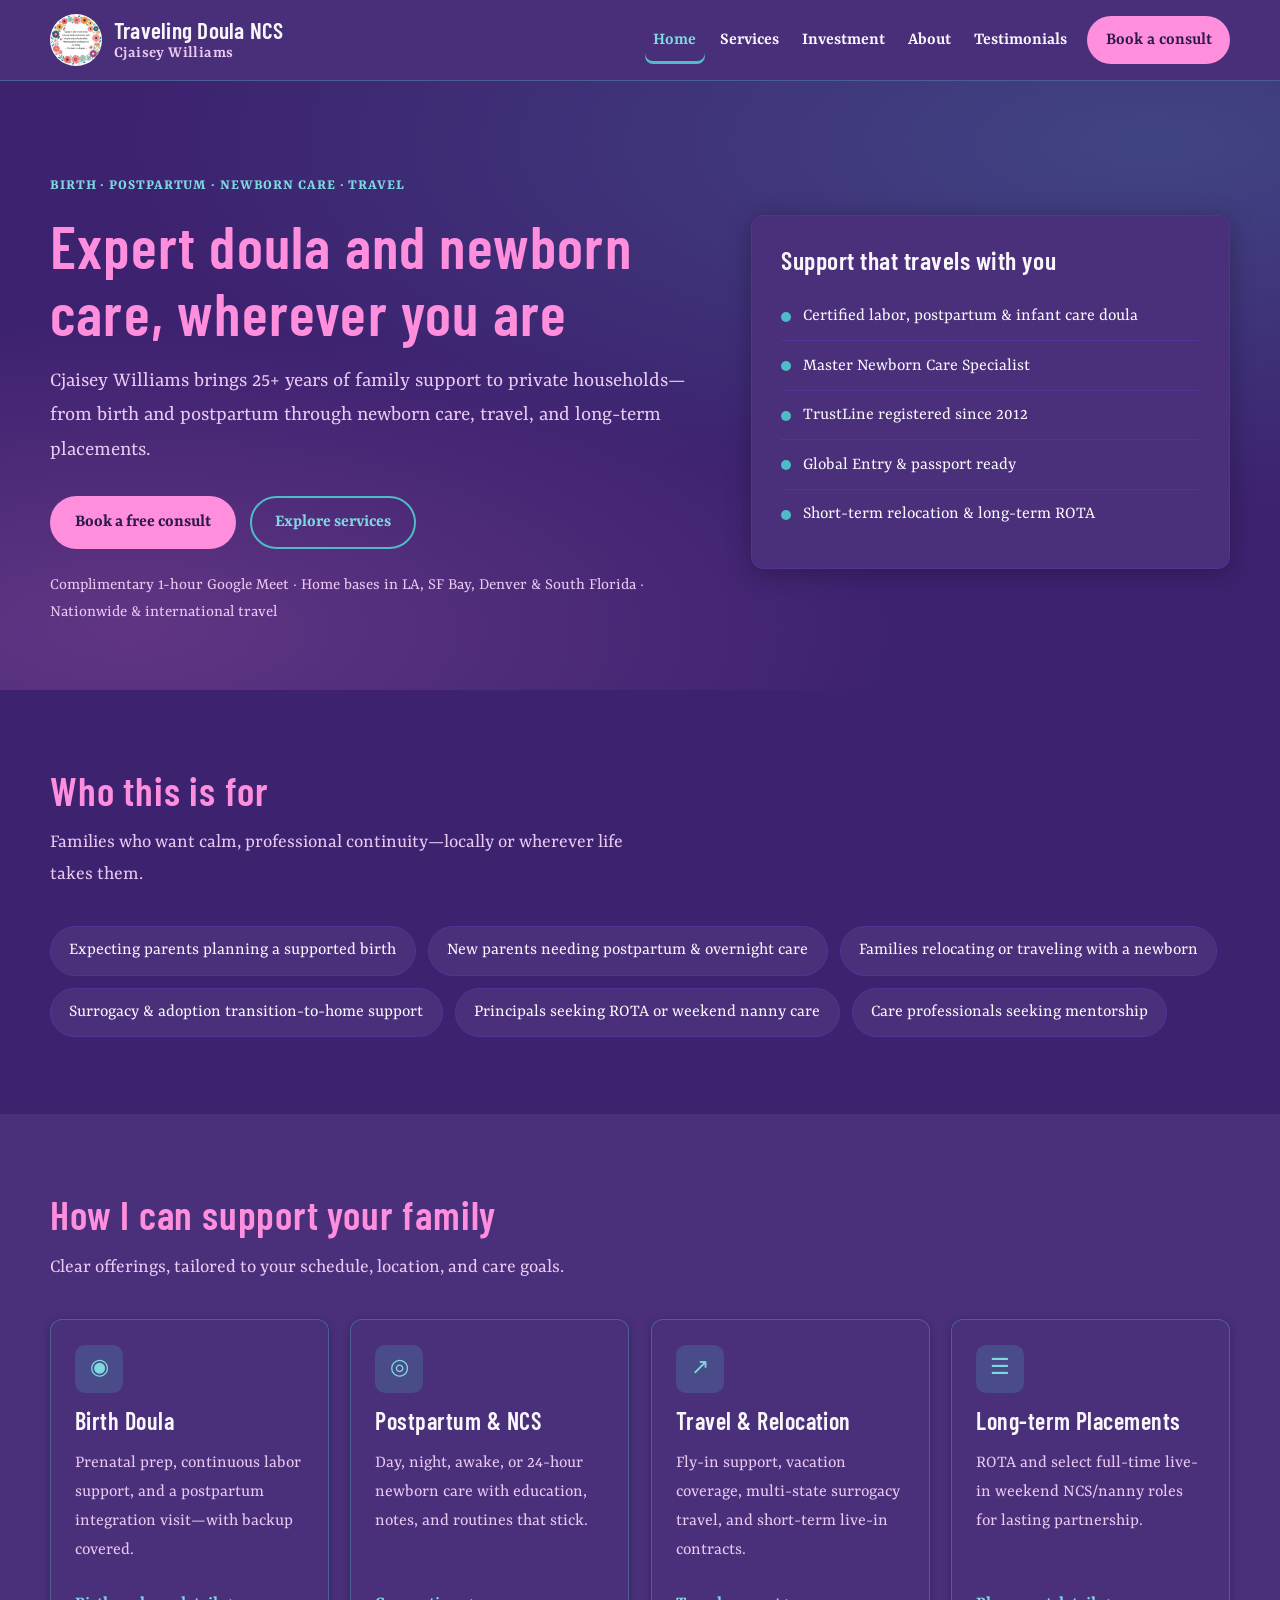
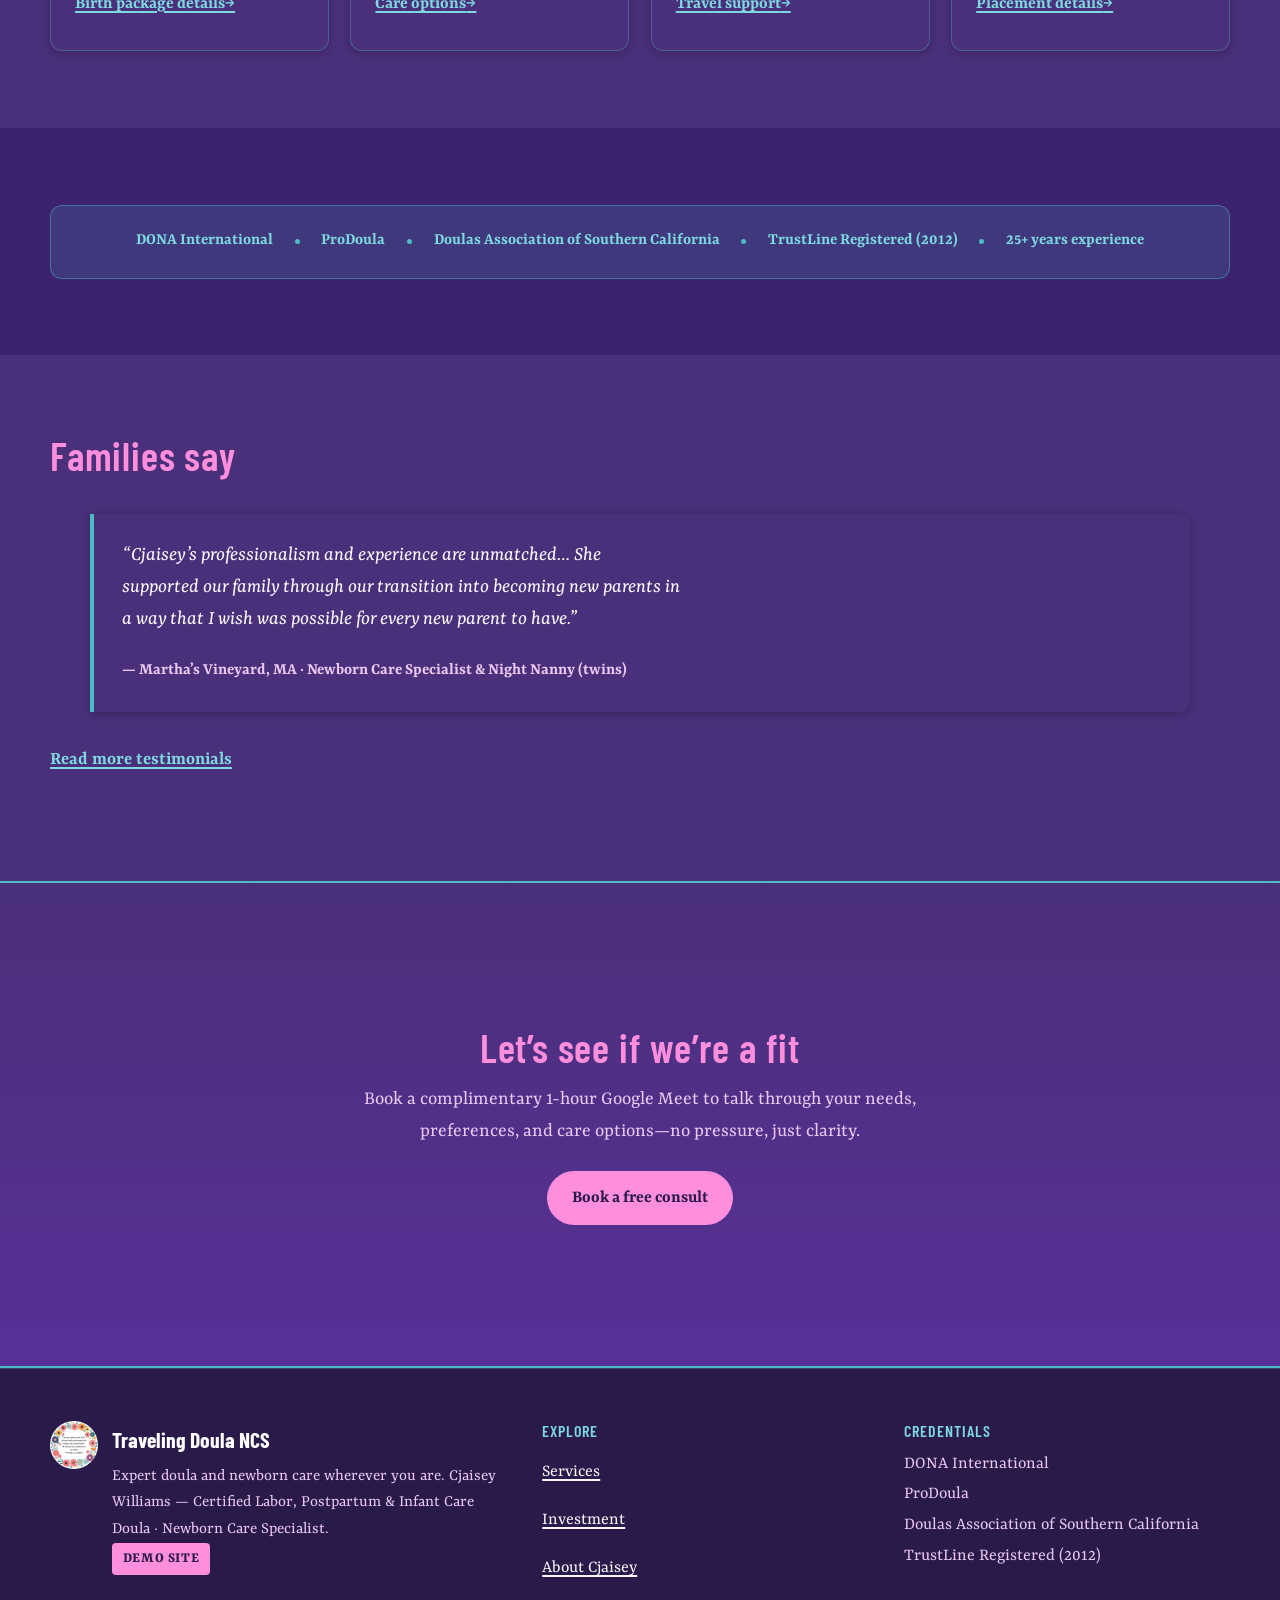
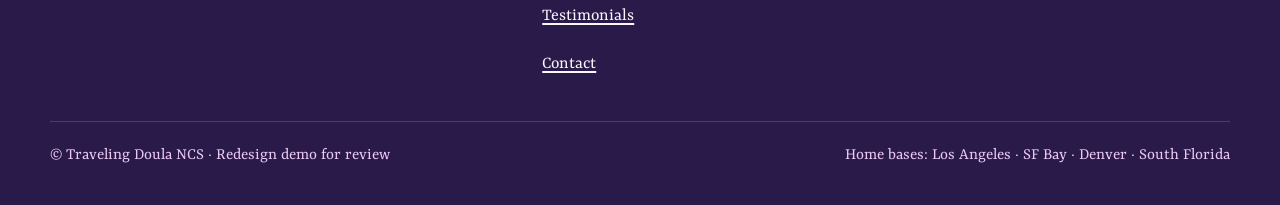
<file: index.html>
<!DOCTYPE html>
<html lang="en">
<head>
  <meta charset="utf-8">
  <meta name="viewport" content="width=device-width, initial-scale=1">
  <meta name="theme-color" content="#3D2270">
  <meta name="description" content="Traveling Doula NCS — Expert birth, postpartum, and newborn care from Cjaisey Williams. Available nationwide and internationally.">
  <title>Traveling Doula NCS — Expert Care Wherever You Are</title>
  <link rel="preconnect" href="https://fonts.googleapis.com">
  <link rel="preconnect" href="https://fonts.gstatic.com" crossorigin>
  <link href="https://fonts.googleapis.com/css2?family=Barlow+Condensed:wght@400;500;600;700&family=Rasa:ital,wght@0,300;0,400;0,500;0,600;0,700;1,400&display=swap" rel="stylesheet">
  <link rel="stylesheet" href="styles.css">
  <link rel="icon" href="assets/logo.png" type="image/png">
</head>
<body>
  <a class="skip-link" href="#main">Skip to content</a>

  <header class="site-header">
    <div class="container header-inner">
      <a class="logo-link" href="index.html">
        <img src="assets/logo.png" width="52" height="52" alt="">
        <span class="logo-text">
          <strong>Traveling Doula NCS</strong>
          <span>Cjaisey Williams</span>
        </span>
      </a>
      <button class="nav-toggle" type="button" aria-expanded="false" aria-controls="site-nav" aria-label="Open menu">
        Menu
      </button>
      <nav class="site-nav" id="site-nav" aria-label="Primary">
        <ul class="nav-list">
          <li><a href="index.html" aria-current="page">Home</a></li>
          <li><a href="services.html">Services</a></li>
          <li><a href="investment.html">Investment</a></li>
          <li><a href="about.html">About</a></li>
          <li><a href="testimonials.html">Testimonials</a></li>
          <li><a href="contact.html" class="nav-cta">Book a consult</a></li>
        </ul>
      </nav>
    </div>
  </header>

  <main id="main" tabindex="-1">
    <section class="hero">
      <div class="container hero-grid">
        <div>
          <p class="hero-eyebrow">Birth · Postpartum · Newborn Care · Travel</p>
          <h1>Expert doula and newborn care, wherever you are</h1>
          <p class="hero-lead">
            Cjaisey Williams brings 25+ years of family support to private households—
            from birth and postpartum through newborn care, travel, and long-term placements.
          </p>
          <div class="hero-actions">
            <a class="btn btn-primary" href="contact.html">Book a free consult</a>
            <a class="btn btn-secondary" href="services.html">Explore services</a>
          </div>
          <p class="hero-meta">Complimentary 1-hour Google Meet · Home bases in LA, SF Bay, Denver &amp; South Florida · Nationwide &amp; international travel</p>
        </div>
        <aside class="hero-card" aria-label="At a glance">
          <h2>Support that travels with you</h2>
          <ul>
            <li>Certified labor, postpartum &amp; infant care doula</li>
            <li>Master Newborn Care Specialist</li>
            <li>TrustLine registered since 2012</li>
            <li>Global Entry &amp; passport ready</li>
            <li>Short-term relocation &amp; long-term ROTA</li>
          </ul>
        </aside>
      </div>
    </section>

    <section class="section" aria-labelledby="who-heading">
      <div class="container">
        <div class="section-header">
          <h2 id="who-heading">Who this is for</h2>
          <p>Families who want calm, professional continuity—locally or wherever life takes them.</p>
        </div>
        <ul class="chip-list">
          <li class="chip">Expecting parents planning a supported birth</li>
          <li class="chip">New parents needing postpartum &amp; overnight care</li>
          <li class="chip">Families relocating or traveling with a newborn</li>
          <li class="chip">Surrogacy &amp; adoption transition-to-home support</li>
          <li class="chip">Principals seeking ROTA or weekend nanny care</li>
          <li class="chip">Care professionals seeking mentorship</li>
        </ul>
      </div>
    </section>

    <section class="section section-alt" aria-labelledby="pillars-heading">
      <div class="container">
        <div class="section-header">
          <h2 id="pillars-heading">How I can support your family</h2>
          <p>Clear offerings, tailored to your schedule, location, and care goals.</p>
        </div>
        <div class="cards cards-4">
          <article class="card">
            <div class="card-icon" aria-hidden="true">◉</div>
            <h3>Birth Doula</h3>
            <p>Prenatal prep, continuous labor support, and a postpartum integration visit—with backup covered.</p>
            <a class="card-link" href="services.html#birth">Birth package details</a>
          </article>
          <article class="card">
            <div class="card-icon" aria-hidden="true">◎</div>
            <h3>Postpartum &amp; NCS</h3>
            <p>Day, night, awake, or 24-hour newborn care with education, notes, and routines that stick.</p>
            <a class="card-link" href="services.html#postpartum">Care options</a>
          </article>
          <article class="card">
            <div class="card-icon" aria-hidden="true">↗</div>
            <h3>Travel &amp; Relocation</h3>
            <p>Fly-in support, vacation coverage, multi-state surrogacy travel, and short-term live-in contracts.</p>
            <a class="card-link" href="services.html#travel">Travel support</a>
          </article>
          <article class="card">
            <div class="card-icon" aria-hidden="true">☰</div>
            <h3>Long-term Placements</h3>
            <p>ROTA and select full-time live-in weekend NCS/nanny roles for lasting partnership.</p>
            <a class="card-link" href="services.html#long-term">Placement details</a>
          </article>
        </div>
      </div>
    </section>

    <section class="section" aria-labelledby="trust-heading">
      <div class="container">
        <h2 id="trust-heading" class="sr-only">Credentials and memberships</h2>
        <div class="trust-strip" role="list">
          <span role="listitem">DONA International</span>
          <span class="sep" aria-hidden="true"></span>
          <span role="listitem">ProDoula</span>
          <span class="sep" aria-hidden="true"></span>
          <span role="listitem">Doulas Association of Southern California</span>
          <span class="sep" aria-hidden="true"></span>
          <span role="listitem">TrustLine Registered (2012)</span>
          <span class="sep" aria-hidden="true"></span>
          <span role="listitem">25+ years experience</span>
        </div>
      </div>
    </section>

    <section class="section section-alt" aria-labelledby="quote-heading">
      <div class="container">
        <div class="section-header">
          <h2 id="quote-heading">Families say</h2>
        </div>
        <figure class="quote-card">
          <blockquote>
            “Cjaisey’s professionalism and experience are unmatched… She supported our family through our transition into becoming new parents in a way that I wish was possible for every new parent to have.”
          </blockquote>
          <figcaption><cite>— Martha’s Vineyard, MA · Newborn Care Specialist &amp; Night Nanny (twins)</cite></figcaption>
        </figure>
        <p class="stack-top"><a class="text-cta" href="testimonials.html">Read more testimonials</a></p>
      </div>
    </section>

    <section class="section section-sage">
      <div class="container cta-band">
        <h2>Let’s see if we’re a fit</h2>
        <p>Book a complimentary 1-hour Google Meet to talk through your needs, preferences, and care options—no pressure, just clarity.</p>
        <a class="btn btn-primary" href="contact.html">Book a free consult</a>
      </div>
    </section>
  </main>

  <footer class="site-footer">
    <div class="container">
      <div class="footer-grid">
        <div class="footer-brand">
          <img src="assets/logo.png" width="44" height="44" alt="">
          <div>
            <strong>Traveling Doula NCS</strong>
            <p>Expert doula and newborn care wherever you are. Cjaisey Williams — Certified Labor, Postpartum &amp; Infant Care Doula · Newborn Care Specialist.</p>
            <p class="stack-top-sm"><span class="demo-badge">DEMO SITE</span></p>
          </div>
        </div>
        <nav class="footer-col" aria-label="Footer">
          <h3>Explore</h3>
          <ul>
            <li><a href="services.html">Services</a></li>
            <li><a href="investment.html">Investment</a></li>
            <li><a href="about.html">About Cjaisey</a></li>
            <li><a href="testimonials.html">Testimonials</a></li>
            <li><a href="contact.html">Contact</a></li>
          </ul>
        </nav>
        <div class="footer-col">
          <h3>Credentials</h3>
          <ul>
            <li>DONA International</li>
            <li>ProDoula</li>
            <li>Doulas Association of Southern California</li>
            <li>TrustLine Registered (2012)</li>
          </ul>
        </div>
      </div>
      <div class="footer-bottom">
        <span>© Traveling Doula NCS · Redesign demo for review</span>
        <span>Home bases: Los Angeles · SF Bay · Denver · South Florida</span>
      </div>
    </div>
  </footer>

  <script src="main.js"></script>
</body>
</html>
</file>
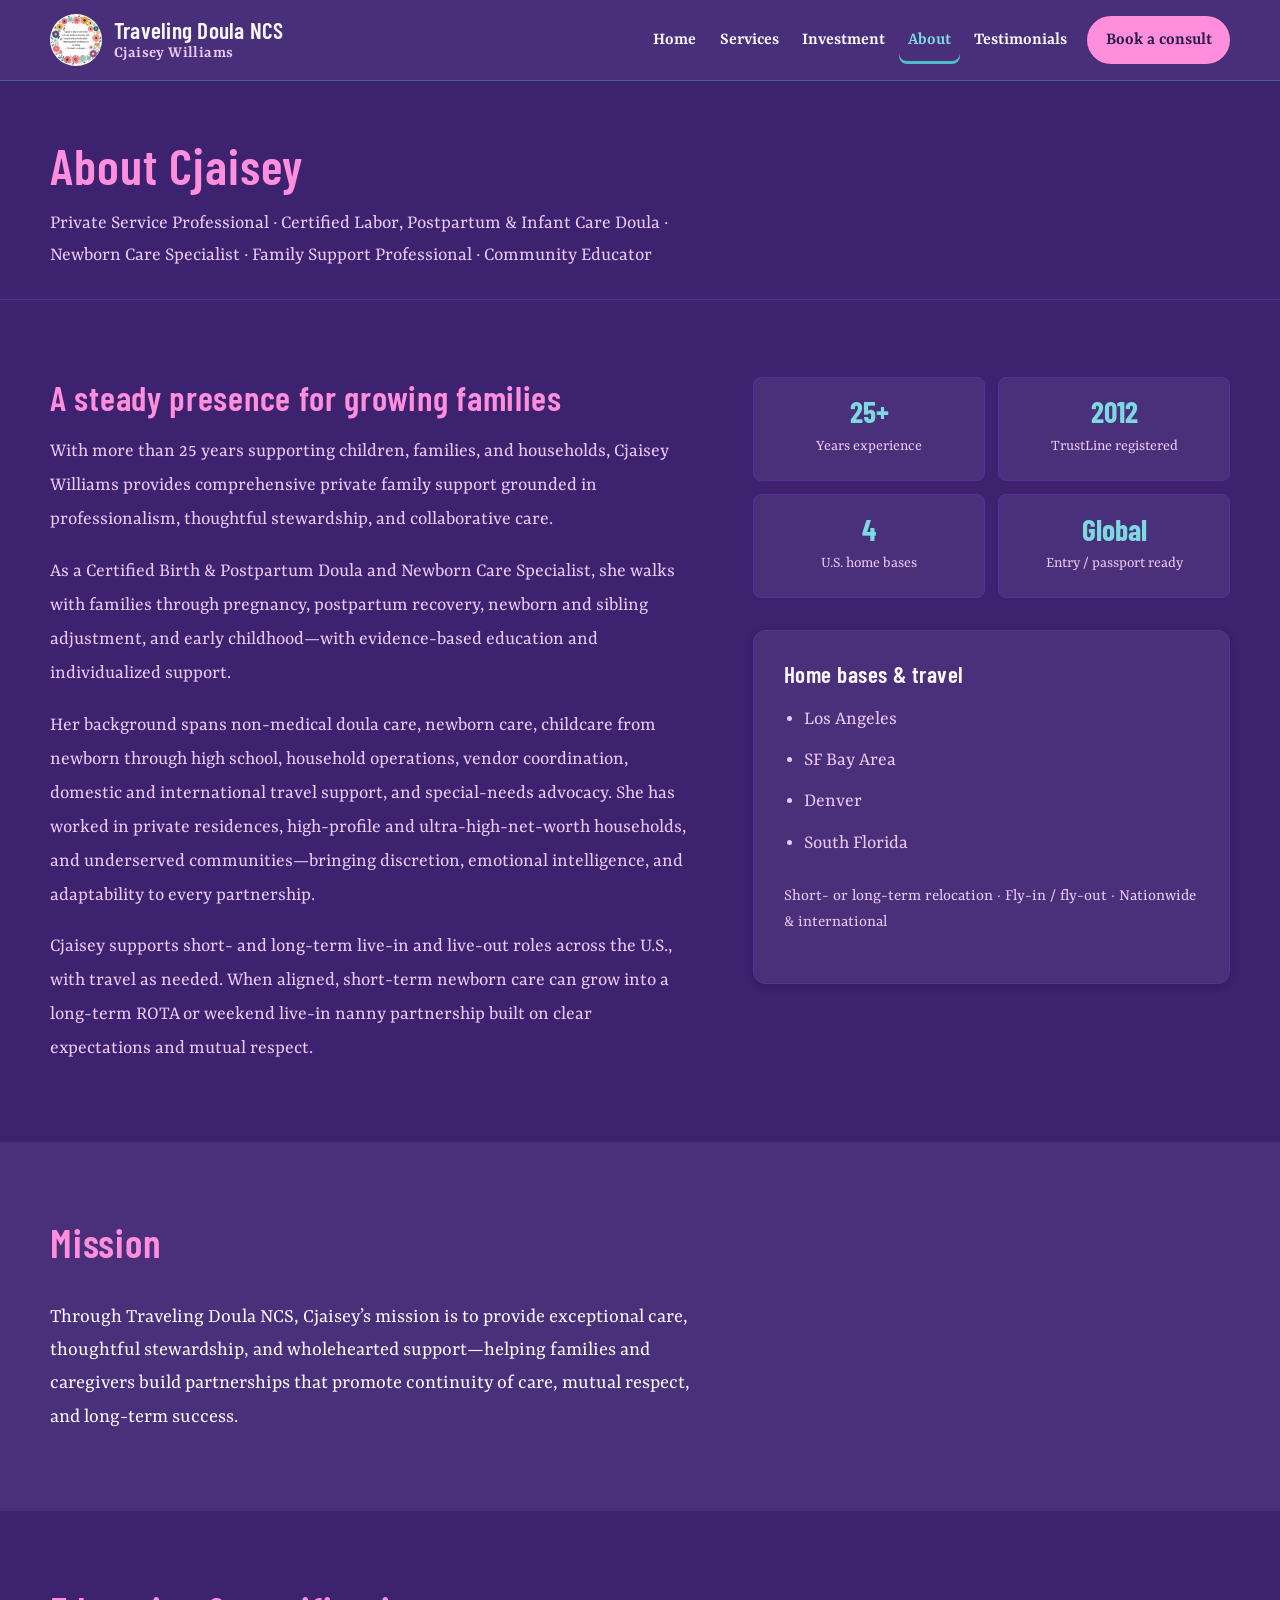
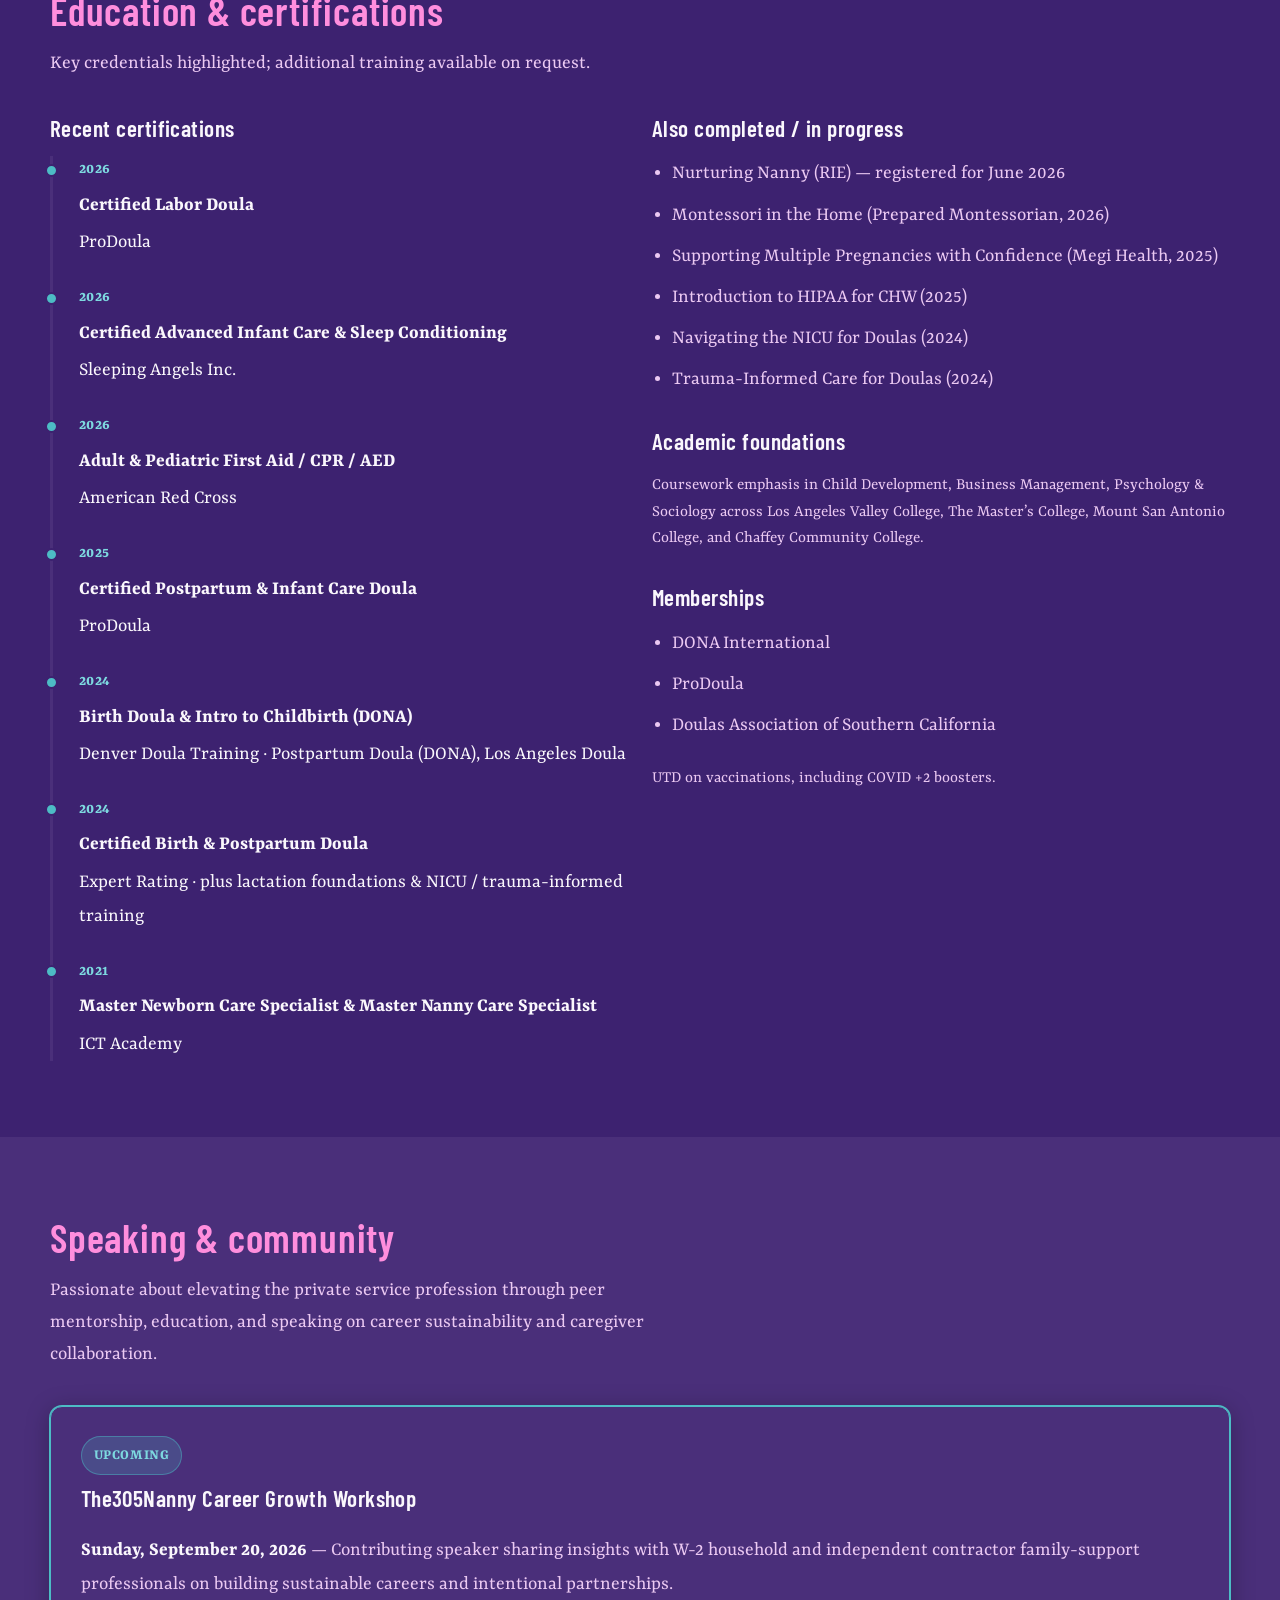
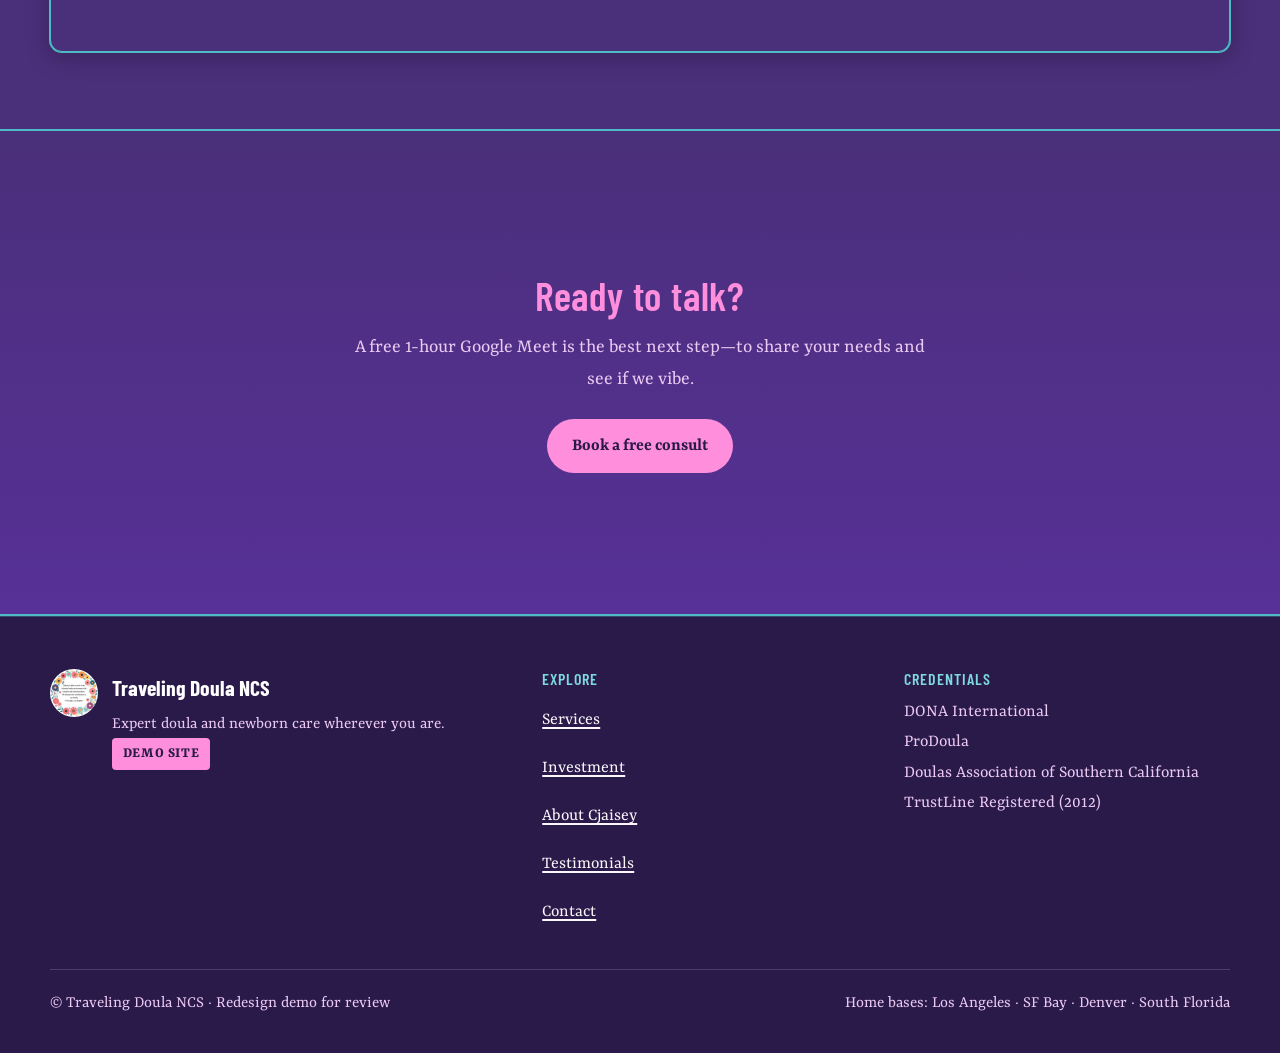
<file: about.html>
<!DOCTYPE html>
<html lang="en">
<head>
  <meta charset="utf-8">
  <meta name="viewport" content="width=device-width, initial-scale=1">
  <meta name="theme-color" content="#3D2270">
  <meta name="description" content="Meet Cjaisey Williams — Certified Labor, Postpartum & Infant Care Doula and Newborn Care Specialist with 25+ years of family support experience.">
  <title>About Cjaisey — Traveling Doula NCS</title>
  <link rel="preconnect" href="https://fonts.googleapis.com">
  <link rel="preconnect" href="https://fonts.gstatic.com" crossorigin>
  <link href="https://fonts.googleapis.com/css2?family=Barlow+Condensed:wght@400;500;600;700&family=Rasa:ital,wght@0,300;0,400;0,500;0,600;0,700;1,400&display=swap" rel="stylesheet">
  <link rel="stylesheet" href="styles.css">
  <link rel="icon" href="assets/logo.png" type="image/png">
</head>
<body>
  <a class="skip-link" href="#main">Skip to content</a>

  <header class="site-header">
    <div class="container header-inner">
      <a class="logo-link" href="index.html">
        <img src="assets/logo.png" width="52" height="52" alt="">
        <span class="logo-text">
          <strong>Traveling Doula NCS</strong>
          <span>Cjaisey Williams</span>
        </span>
      </a>
      <button class="nav-toggle" type="button" aria-expanded="false" aria-controls="site-nav" aria-label="Open menu">Menu</button>
      <nav class="site-nav" id="site-nav" aria-label="Primary">
        <ul class="nav-list">
          <li><a href="index.html">Home</a></li>
          <li><a href="services.html">Services</a></li>
          <li><a href="investment.html">Investment</a></li>
          <li><a href="about.html" aria-current="page">About</a></li>
          <li><a href="testimonials.html">Testimonials</a></li>
          <li><a href="contact.html" class="nav-cta">Book a consult</a></li>
        </ul>
      </nav>
    </div>
  </header>

  <main id="main" tabindex="-1">
    <header class="page-hero">
      <div class="container">
        <h1>About Cjaisey</h1>
        <p>Private Service Professional · Certified Labor, Postpartum &amp; Infant Care Doula · Newborn Care Specialist · Family Support Professional · Community Educator</p>
      </div>
    </header>

    <section class="section">
      <div class="container bio-grid">
        <div class="prose">
          <h2 class="subhead">A steady presence for growing families</h2>
          <p>With more than 25 years supporting children, families, and households, Cjaisey Williams provides comprehensive private family support grounded in professionalism, thoughtful stewardship, and collaborative care.</p>
          <p>As a Certified Birth &amp; Postpartum Doula and Newborn Care Specialist, she walks with families through pregnancy, postpartum recovery, newborn and sibling adjustment, and early childhood—with evidence-based education and individualized support.</p>
          <p>Her background spans non-medical doula care, newborn care, childcare from newborn through high school, household operations, vendor coordination, domestic and international travel support, and special-needs advocacy. She has worked in private residences, high-profile and ultra-high-net-worth households, and underserved communities—bringing discretion, emotional intelligence, and adaptability to every partnership.</p>
          <p>Cjaisey supports short- and long-term live-in and live-out roles across the U.S., with travel as needed. When aligned, short-term newborn care can grow into a long-term ROTA or weekend live-in nanny partnership built on clear expectations and mutual respect.</p>
        </div>
        <aside>
          <div class="stat-grid mb-2">
            <div class="stat"><strong>25+</strong><span>Years experience</span></div>
            <div class="stat"><strong>2012</strong><span>TrustLine registered</span></div>
            <div class="stat"><strong>4</strong><span>U.S. home bases</span></div>
            <div class="stat"><strong>Global</strong><span>Entry / passport ready</span></div>
          </div>
          <div class="package-card">
            <h3 class="content-h3">Home bases &amp; travel</h3>
            <ul class="panel-list">
              <li>Los Angeles</li>
              <li>SF Bay Area</li>
              <li>Denver</li>
              <li>South Florida</li>
            </ul>
            <p class="fine stack-top">Short- or long-term relocation · Fly-in / fly-out · Nationwide &amp; international</p>
          </div>
        </aside>
      </div>
    </section>

    <section class="section section-alt" aria-labelledby="mission-heading">
      <div class="container">
        <div class="section-header">
          <h2 id="mission-heading">Mission</h2>
        </div>
        <p class="lede">Through Traveling Doula NCS, Cjaisey’s mission is to provide exceptional care, thoughtful stewardship, and wholehearted support—helping families and caregivers build partnerships that promote continuity of care, mutual respect, and long-term success.</p>
      </div>
    </section>

    <section class="section" aria-labelledby="creds-heading">
      <div class="container">
        <div class="section-header">
          <h2 id="creds-heading">Education &amp; certifications</h2>
          <p>Key credentials highlighted; additional training available on request.</p>
        </div>
        <div class="two-col">
          <div>
            <h3 class="content-h3">Recent certifications</h3>
            <ol class="timeline">
              <li>
                <time datetime="2026">2026</time>
                <strong>Certified Labor Doula</strong>
                ProDoula
              </li>
              <li>
                <time datetime="2026">2026</time>
                <strong>Certified Advanced Infant Care &amp; Sleep Conditioning</strong>
                Sleeping Angels Inc.
              </li>
              <li>
                <time datetime="2026">2026</time>
                <strong>Adult &amp; Pediatric First Aid / CPR / AED</strong>
                American Red Cross
              </li>
              <li>
                <time datetime="2025">2025</time>
                <strong>Certified Postpartum &amp; Infant Care Doula</strong>
                ProDoula
              </li>
              <li>
                <time datetime="2024">2024</time>
                <strong>Birth Doula &amp; Intro to Childbirth (DONA)</strong>
                Denver Doula Training · Postpartum Doula (DONA), Los Angeles Doula
              </li>
              <li>
                <time datetime="2024">2024</time>
                <strong>Certified Birth &amp; Postpartum Doula</strong>
                Expert Rating · plus lactation foundations &amp; NICU / trauma-informed training
              </li>
              <li>
                <time datetime="2021">2021</time>
                <strong>Master Newborn Care Specialist &amp; Master Nanny Care Specialist</strong>
                ICT Academy
              </li>
            </ol>
          </div>
          <div>
            <h3 class="content-h3">Also completed / in progress</h3>
            <ul class="panel-list">
              <li>Nurturing Nanny (RIE) — registered for June 2026</li>
              <li>Montessori in the Home (Prepared Montessorian, 2026)</li>
              <li>Supporting Multiple Pregnancies with Confidence (Megi Health, 2025)</li>
              <li>Introduction to HIPAA for CHW (2025)</li>
              <li>Navigating the NICU for Doulas (2024)</li>
              <li>Trauma-Informed Care for Doulas (2024)</li>
            </ul>
            <h3 class="content-h3">Academic foundations</h3>
            <p class="fine">Coursework emphasis in Child Development, Business Management, Psychology &amp; Sociology across Los Angeles Valley College, The Master’s College, Mount San Antonio College, and Chaffey Community College.</p>

            <h3 class="content-h3">Memberships</h3>
            <ul class="panel-list">
              <li>DONA International</li>
              <li>ProDoula</li>
              <li>Doulas Association of Southern California</li>
            </ul>
            <p class="fine stack-top">UTD on vaccinations, including COVID +2 boosters.</p>
          </div>
        </div>
      </div>
    </section>

    <section class="section section-alt" aria-labelledby="speak-heading">
      <div class="container">
        <div class="section-header">
          <h2 id="speak-heading">Speaking &amp; community</h2>
          <p>Passionate about elevating the private service profession through peer mentorship, education, and speaking on career sustainability and caregiver collaboration.</p>
        </div>
        <div class="package-card featured">
          <span class="badge">Upcoming</span>
          <h3 class="content-h3">The305Nanny Career Growth Workshop</h3>
          <p class="muted"><strong>Sunday, September 20, 2026</strong> — Contributing speaker sharing insights with W-2 household and independent contractor family-support professionals on building sustainable careers and intentional partnerships.</p>
        </div>
      </div>
    </section>

    <section class="section section-sage">
      <div class="container cta-band">
        <h2>Ready to talk?</h2>
        <p>A free 1-hour Google Meet is the best next step—to share your needs and see if we vibe.</p>
        <a class="btn btn-primary" href="contact.html">Book a free consult</a>
      </div>
    </section>
  </main>

  <footer class="site-footer">
    <div class="container">
      <div class="footer-grid">
        <div class="footer-brand">
          <img src="assets/logo.png" width="44" height="44" alt="">
          <div>
            <strong>Traveling Doula NCS</strong>
            <p>Expert doula and newborn care wherever you are.</p>
            <p class="stack-top-sm"><span class="demo-badge">DEMO SITE</span></p>
          </div>
        </div>
        <nav class="footer-col" aria-label="Footer">
          <h3>Explore</h3>
          <ul>
            <li><a href="services.html">Services</a></li>
            <li><a href="investment.html">Investment</a></li>
            <li><a href="about.html">About Cjaisey</a></li>
            <li><a href="testimonials.html">Testimonials</a></li>
            <li><a href="contact.html">Contact</a></li>
          </ul>
        </nav>
        <div class="footer-col">
          <h3>Credentials</h3>
          <ul>
            <li>DONA International</li>
            <li>ProDoula</li>
            <li>Doulas Association of Southern California</li>
            <li>TrustLine Registered (2012)</li>
          </ul>
        </div>
      </div>
      <div class="footer-bottom">
        <span>© Traveling Doula NCS · Redesign demo for review</span>
        <span>Home bases: Los Angeles · SF Bay · Denver · South Florida</span>
      </div>
    </div>
  </footer>
  <script src="main.js"></script>
</body>
</html>
</file>
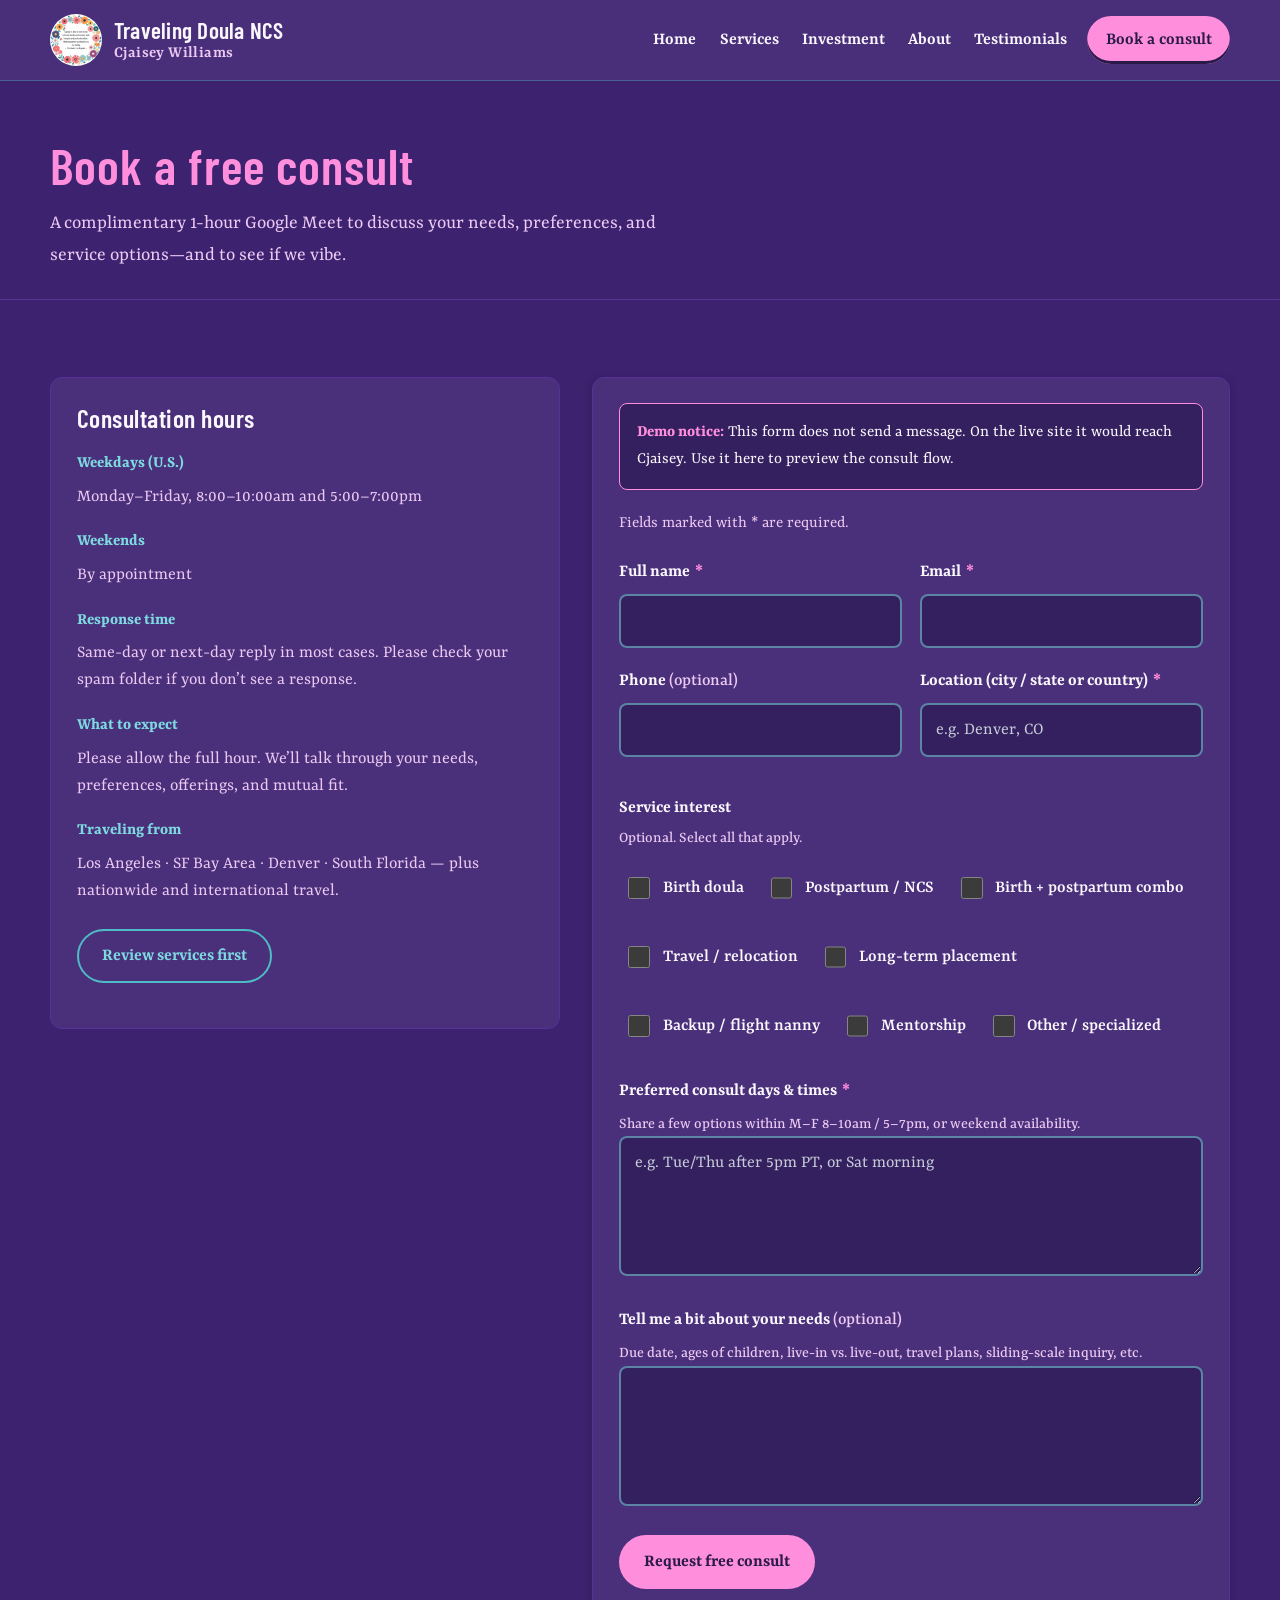
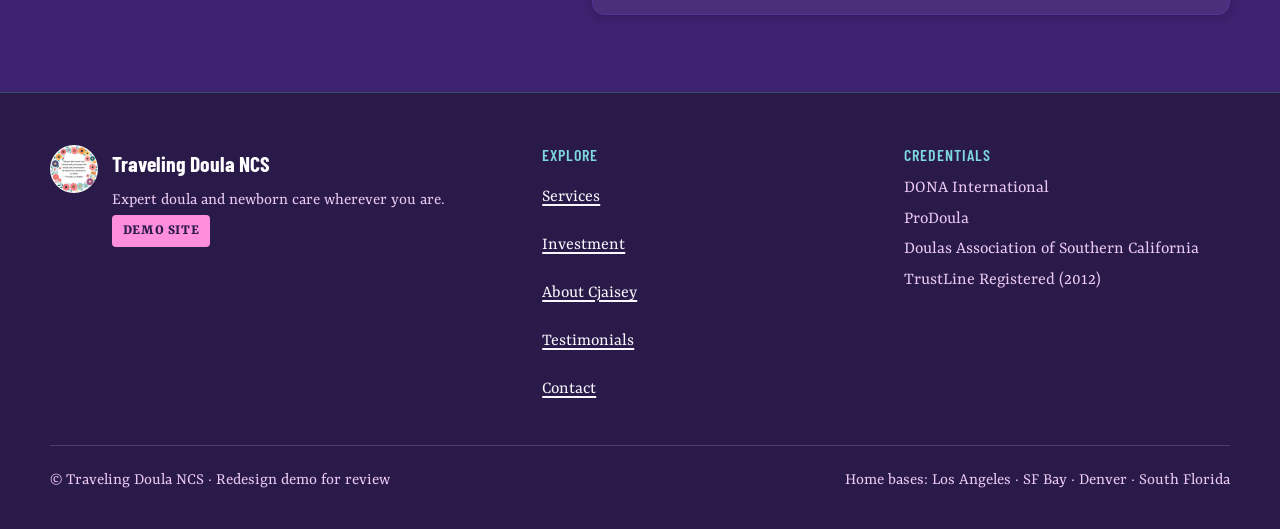
<file: contact.html>
<!DOCTYPE html>
<html lang="en">
<head>
  <meta charset="utf-8">
  <meta name="viewport" content="width=device-width, initial-scale=1">
  <meta name="theme-color" content="#3D2270">
  <meta name="description" content="Book a complimentary 1-hour Google Meet consult with Traveling Doula NCS / Cjaisey Williams.">
  <title>Contact — Traveling Doula NCS</title>
  <link rel="preconnect" href="https://fonts.googleapis.com">
  <link rel="preconnect" href="https://fonts.gstatic.com" crossorigin>
  <link href="https://fonts.googleapis.com/css2?family=Barlow+Condensed:wght@400;500;600;700&family=Rasa:ital,wght@0,300;0,400;0,500;0,600;0,700;1,400&display=swap" rel="stylesheet">
  <link rel="stylesheet" href="styles.css">
  <link rel="icon" href="assets/logo.png" type="image/png">
</head>
<body>
  <a class="skip-link" href="#main">Skip to content</a>

  <header class="site-header">
    <div class="container header-inner">
      <a class="logo-link" href="index.html">
        <img src="assets/logo.png" width="52" height="52" alt="">
        <span class="logo-text">
          <strong>Traveling Doula NCS</strong>
          <span>Cjaisey Williams</span>
        </span>
      </a>
      <button class="nav-toggle" type="button" aria-expanded="false" aria-controls="site-nav" aria-label="Open menu">Menu</button>
      <nav class="site-nav" id="site-nav" aria-label="Primary">
        <ul class="nav-list">
          <li><a href="index.html">Home</a></li>
          <li><a href="services.html">Services</a></li>
          <li><a href="investment.html">Investment</a></li>
          <li><a href="about.html">About</a></li>
          <li><a href="testimonials.html">Testimonials</a></li>
          <li><a href="contact.html" class="nav-cta" aria-current="page">Book a consult</a></li>
        </ul>
      </nav>
    </div>
  </header>

  <main id="main" tabindex="-1">
    <header class="page-hero">
      <div class="container">
        <h1>Book a free consult</h1>
        <p>A complimentary 1-hour Google Meet to discuss your needs, preferences, and service options—and to see if we vibe.</p>
      </div>
    </header>

    <section class="section">
      <div class="container form-layout">
        <aside class="contact-info">
          <h2>Consultation hours</h2>
          <dl>
            <dt>Weekdays (U.S.)</dt>
            <dd>Monday–Friday, 8:00–10:00am and 5:00–7:00pm</dd>
            <dt>Weekends</dt>
            <dd>By appointment</dd>
            <dt>Response time</dt>
            <dd>Same-day or next-day reply in most cases. Please check your spam folder if you don’t see a response.</dd>
            <dt>What to expect</dt>
            <dd>Please allow the full hour. We’ll talk through your needs, preferences, offerings, and mutual fit.</dd>
            <dt>Traveling from</dt>
            <dd>Los Angeles · SF Bay Area · Denver · South Florida — plus nationwide and international travel.</dd>
          </dl>
          <p class="stack-top">
            <a class="btn btn-secondary" href="services.html">Review services first</a>
          </p>
        </aside>

        <div class="form-card">
          <div class="demo-notice" role="status">
            <strong>Demo notice:</strong> This form does not send a message. On the live site it would reach Cjaisey. Use it here to preview the consult flow.
          </div>

          <form id="consult-form" action="#" method="post" novalidate>
            <div id="form-errors" class="form-summary" role="alert" aria-atomic="true" tabindex="-1"></div>
            <p class="form-required-note">Fields marked with <span class="req" aria-hidden="true">*</span><span class="sr-only">an asterisk</span> are required.</p>
            <div class="form-row two">
              <div class="field">
                <label for="name">Full name <span class="req" aria-hidden="true">*</span><span class="sr-only">(required)</span></label>
                <input id="name" name="name" type="text" autocomplete="name" required aria-required="true" aria-describedby="name-error">
                <p class="field-error" id="name-error">Please enter your full name.</p>
              </div>
              <div class="field">
                <label for="email">Email <span class="req" aria-hidden="true">*</span><span class="sr-only">(required)</span></label>
                <input id="email" name="email" type="email" autocomplete="email" inputmode="email" required aria-required="true" aria-describedby="email-error">
                <p class="field-error" id="email-error">Please enter a valid email address.</p>
              </div>
            </div>

            <div class="form-row two">
              <div class="field">
                <label for="phone">Phone <span class="optional">(optional)</span></label>
                <input id="phone" name="phone" type="tel" autocomplete="tel" inputmode="tel">
              </div>
              <div class="field">
                <label for="location">Location (city / state or country) <span class="req" aria-hidden="true">*</span><span class="sr-only">(required)</span></label>
                <input id="location" name="location" type="text" autocomplete="address-level2" required aria-required="true" aria-describedby="location-error" placeholder="e.g. Denver, CO">
                <p class="field-error" id="location-error">Please share your city, state, or country.</p>
              </div>
            </div>

            <div class="form-row">
              <div class="field">
                <p class="group-label" id="interest-label">Service interest <span class="hint">Optional. Select all that apply.</span></p>
                <div class="checkbox-group" role="group" aria-labelledby="interest-label">
                  <label><input type="checkbox" name="interest" value="birth"> Birth doula</label>
                  <label><input type="checkbox" name="interest" value="postpartum"> Postpartum / NCS</label>
                  <label><input type="checkbox" name="interest" value="combo"> Birth + postpartum combo</label>
                  <label><input type="checkbox" name="interest" value="travel"> Travel / relocation</label>
                  <label><input type="checkbox" name="interest" value="longterm"> Long-term placement</label>
                  <label><input type="checkbox" name="interest" value="backup"> Backup / flight nanny</label>
                  <label><input type="checkbox" name="interest" value="mentorship"> Mentorship</label>
                  <label><input type="checkbox" name="interest" value="other"> Other / specialized</label>
                </div>
              </div>
            </div>

            <div class="form-row">
              <div class="field">
                <label for="times">Preferred consult days &amp; times <span class="req" aria-hidden="true">*</span><span class="sr-only">(required)</span></label>
                <span class="hint" id="times-hint">Share a few options within M–F 8–10am / 5–7pm, or weekend availability.</span>
                <textarea id="times" name="times" required aria-required="true" aria-describedby="times-hint times-error" placeholder="e.g. Tue/Thu after 5pm PT, or Sat morning"></textarea>
                <p class="field-error" id="times-error">Please share preferred days and times.</p>
              </div>
            </div>

            <div class="form-row">
              <div class="field">
                <label for="message">Tell me a bit about your needs <span class="optional">(optional)</span></label>
                <span class="hint" id="message-hint">Due date, ages of children, live-in vs. live-out, travel plans, sliding-scale inquiry, etc.</span>
                <textarea id="message" name="message" aria-describedby="message-hint"></textarea>
              </div>
            </div>

            <div class="form-actions">
              <button class="btn btn-primary" type="submit">Request free consult</button>
            </div>

            <div id="form-success" class="form-success" tabindex="-1" role="status">
              Thanks — in a live site, this would send your consult request. This demo form doesn’t submit.
            </div>
          </form>
        </div>
      </div>
    </section>
  </main>

  <footer class="site-footer">
    <div class="container">
      <div class="footer-grid">
        <div class="footer-brand">
          <img src="assets/logo.png" width="44" height="44" alt="">
          <div>
            <strong>Traveling Doula NCS</strong>
            <p>Expert doula and newborn care wherever you are.</p>
            <p class="stack-top-sm"><span class="demo-badge">DEMO SITE</span></p>
          </div>
        </div>
        <nav class="footer-col" aria-label="Footer">
          <h3>Explore</h3>
          <ul>
            <li><a href="services.html">Services</a></li>
            <li><a href="investment.html">Investment</a></li>
            <li><a href="about.html">About Cjaisey</a></li>
            <li><a href="testimonials.html">Testimonials</a></li>
            <li><a href="contact.html">Contact</a></li>
          </ul>
        </nav>
        <div class="footer-col">
          <h3>Credentials</h3>
          <ul>
            <li>DONA International</li>
            <li>ProDoula</li>
            <li>Doulas Association of Southern California</li>
            <li>TrustLine Registered (2012)</li>
          </ul>
        </div>
      </div>
      <div class="footer-bottom">
        <span>© Traveling Doula NCS · Redesign demo for review</span>
        <span>Home bases: Los Angeles · SF Bay · Denver · South Florida</span>
      </div>
    </div>
  </footer>
  <script src="main.js"></script>
</body>
</html>
</file>
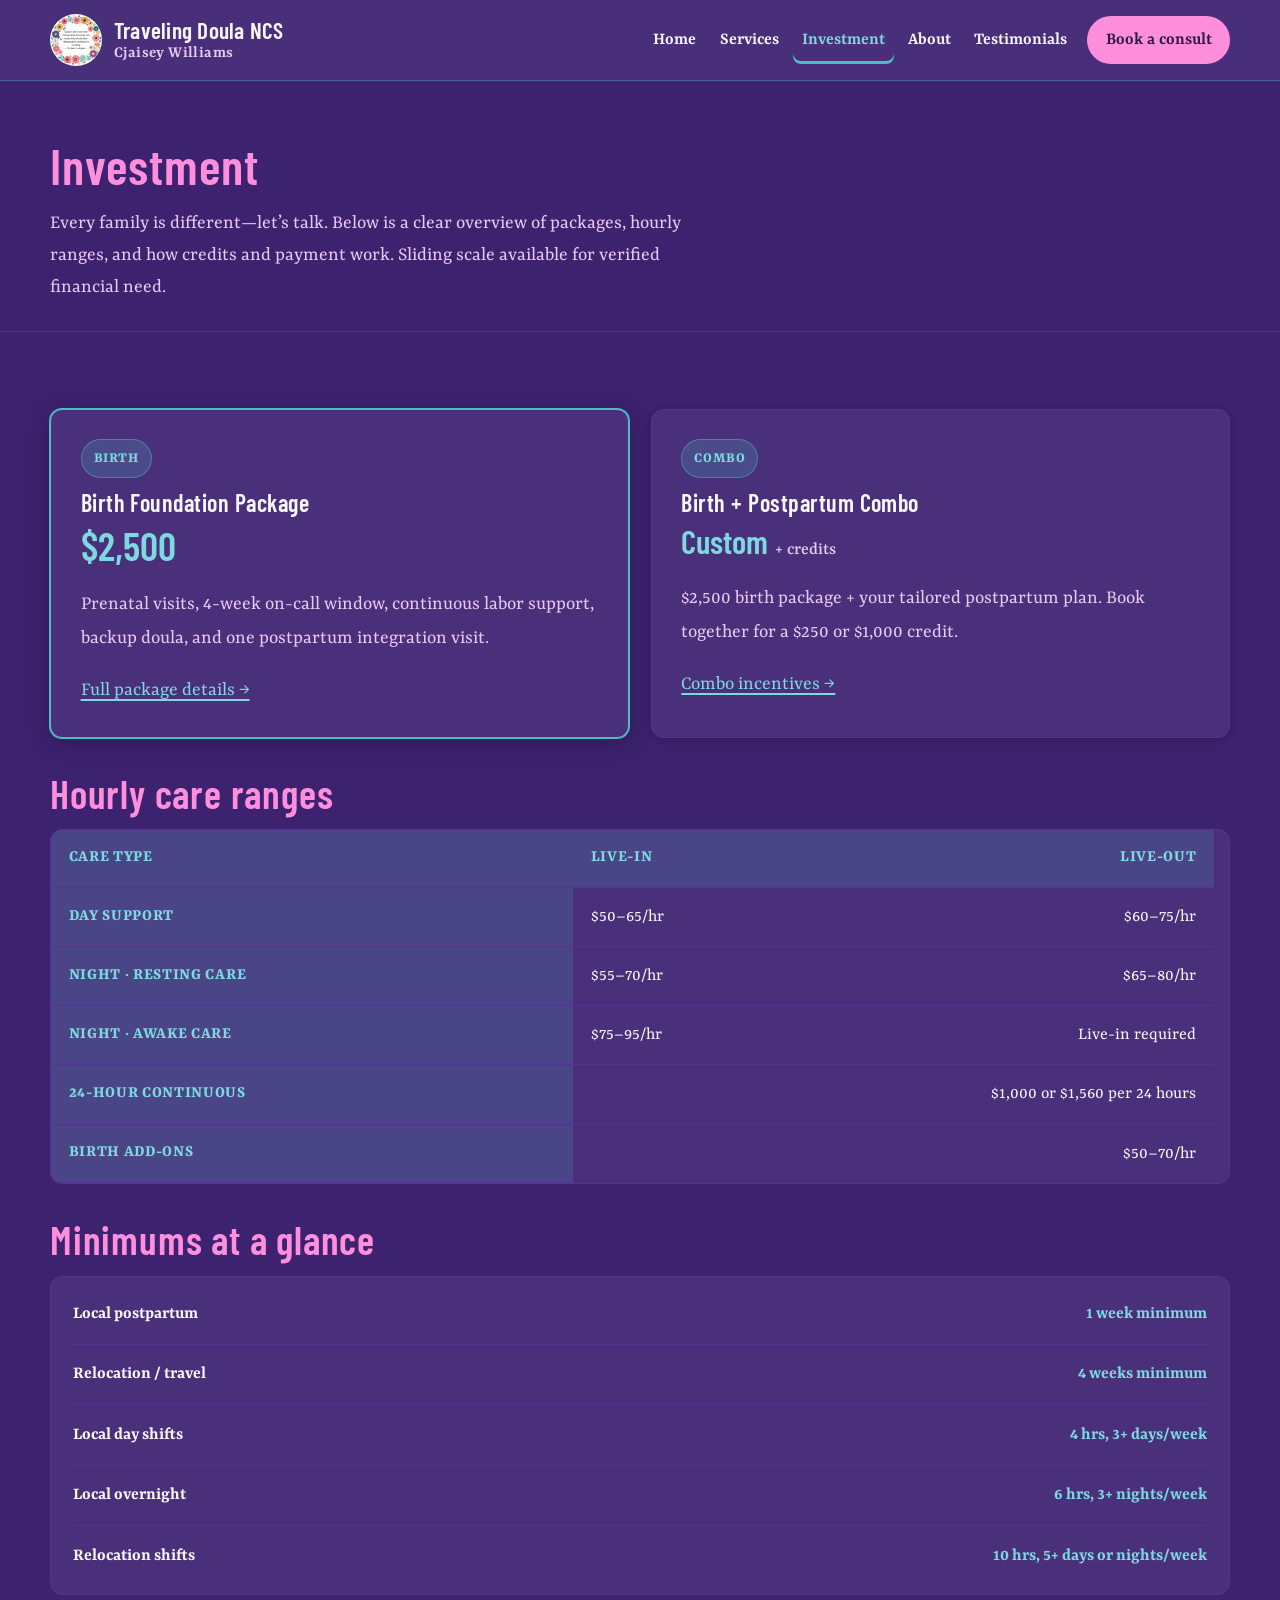
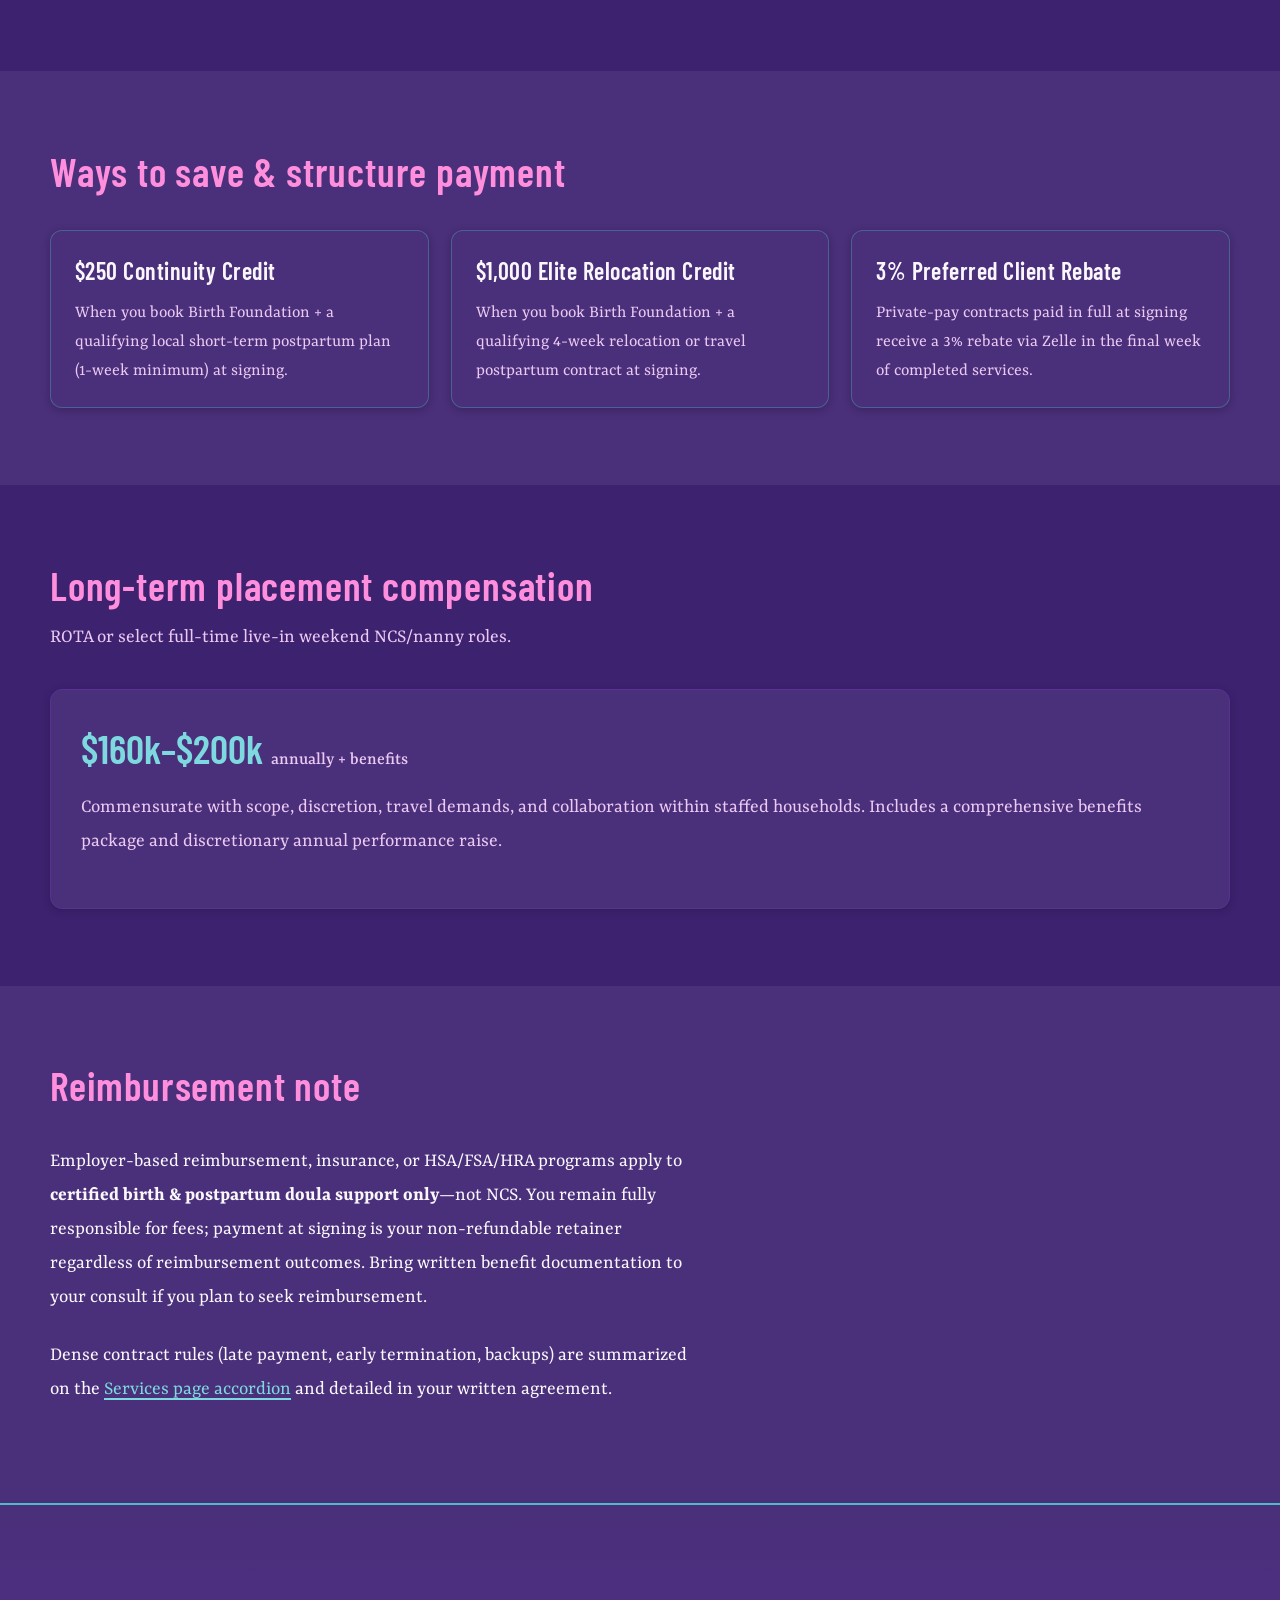
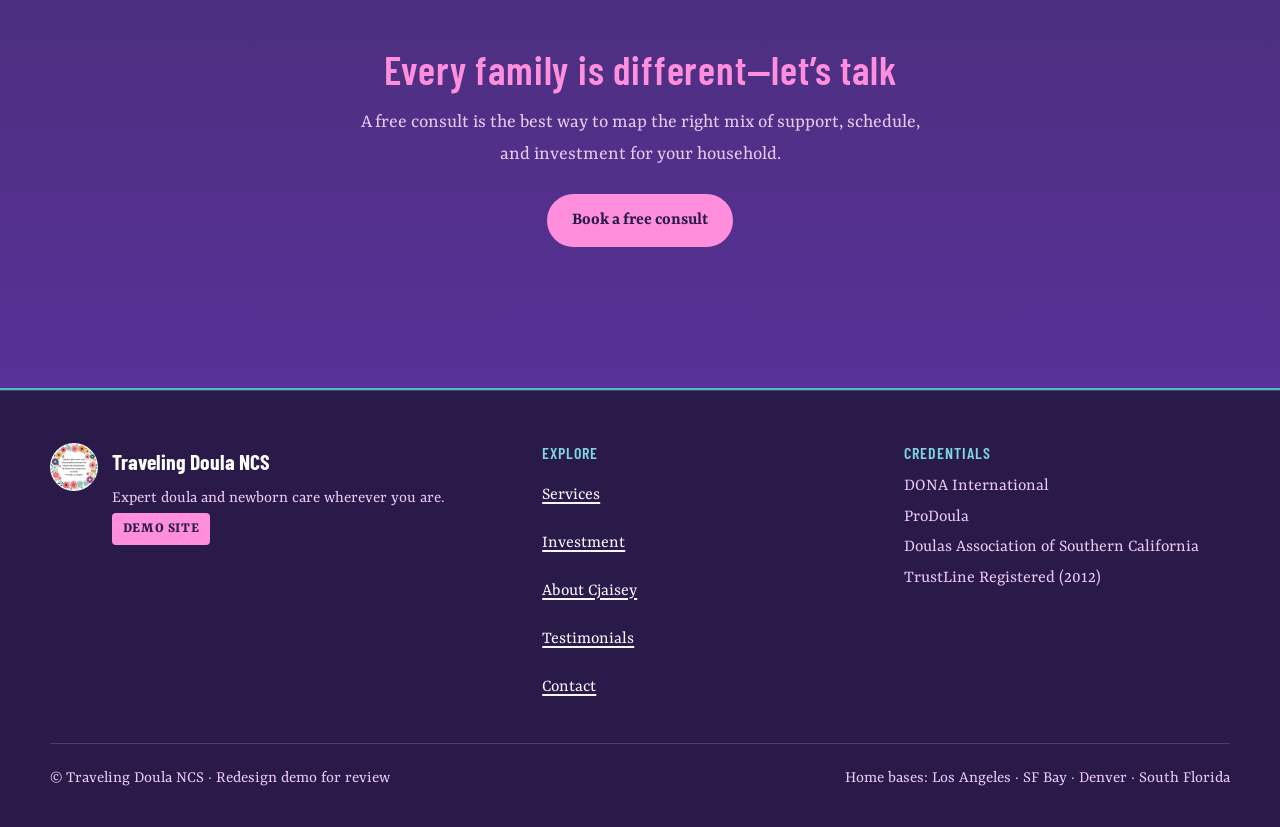
<file: investment.html>
<!DOCTYPE html>
<html lang="en">
<head>
  <meta charset="utf-8">
  <meta name="viewport" content="width=device-width, initial-scale=1">
  <meta name="theme-color" content="#3D2270">
  <meta name="description" content="Clear pricing for Traveling Doula NCS packages, hourly ranges, combo credits, and how investment works.">
  <title>Investment — Traveling Doula NCS</title>
  <link rel="preconnect" href="https://fonts.googleapis.com">
  <link rel="preconnect" href="https://fonts.gstatic.com" crossorigin>
  <link href="https://fonts.googleapis.com/css2?family=Barlow+Condensed:wght@400;500;600;700&family=Rasa:ital,wght@0,300;0,400;0,500;0,600;0,700;1,400&display=swap" rel="stylesheet">
  <link rel="stylesheet" href="styles.css">
  <link rel="icon" href="assets/logo.png" type="image/png">
</head>
<body>
  <a class="skip-link" href="#main">Skip to content</a>

  <header class="site-header">
    <div class="container header-inner">
      <a class="logo-link" href="index.html">
        <img src="assets/logo.png" width="52" height="52" alt="">
        <span class="logo-text">
          <strong>Traveling Doula NCS</strong>
          <span>Cjaisey Williams</span>
        </span>
      </a>
      <button class="nav-toggle" type="button" aria-expanded="false" aria-controls="site-nav" aria-label="Open menu">Menu</button>
      <nav class="site-nav" id="site-nav" aria-label="Primary">
        <ul class="nav-list">
          <li><a href="index.html">Home</a></li>
          <li><a href="services.html">Services</a></li>
          <li><a href="investment.html" aria-current="page">Investment</a></li>
          <li><a href="about.html">About</a></li>
          <li><a href="testimonials.html">Testimonials</a></li>
          <li><a href="contact.html" class="nav-cta">Book a consult</a></li>
        </ul>
      </nav>
    </div>
  </header>

  <main id="main" tabindex="-1">
    <header class="page-hero">
      <div class="container">
        <h1>Investment</h1>
        <p>Every family is different—let’s talk. Below is a clear overview of packages, hourly ranges, and how credits and payment work. Sliding scale available for verified financial need.</p>
      </div>
    </header>

    <section class="section">
      <div class="container">
        <div class="cards cards-2 mb-2">
          <article class="package-card featured">
            <span class="badge">Birth</span>
            <h2 class="card-title">Birth Foundation Package</h2>
            <p class="package-price">$2,500</p>
            <p class="muted mb-1">Prenatal visits, 4-week on-call window, continuous labor support, backup doula, and one postpartum integration visit.</p>
            <a href="services.html#birth">Full package details →</a>
          </article>
          <article class="package-card">
            <span class="badge">Combo</span>
            <h2 class="card-title">Birth + Postpartum Combo</h2>
            <p class="package-price price-md">Custom <span>+ credits</span></p>
            <p class="muted mb-1">$2,500 birth package + your tailored postpartum plan. Book together for a $250 or $1,000 credit.</p>
            <a href="services.html#combo">Combo incentives →</a>
          </article>
        </div>

        <h2 class="section-title">Hourly care ranges</h2>
        <p class="table-scroll-hint">This table continues to the right. Swipe sideways, or select the table and scroll.</p>
        <div class="rate-table-wrap mb-2" aria-label="Hourly investment ranges. Scroll horizontally to see every column.">
          <table class="rates">
            <caption class="sr-only">Hourly investment ranges by care type</caption>
            <thead>
              <tr>
                <th scope="col">Care type</th>
                <th scope="col">Live-in</th>
                <th scope="col">Live-out</th>
              </tr>
            </thead>
            <tbody>
              <tr>
                <th scope="row">Day support</th>
                <td>$50–65/hr</td>
                <td>$60–75/hr</td>
              </tr>
              <tr>
                <th scope="row">Night · Resting care</th>
                <td>$55–70/hr</td>
                <td>$65–80/hr</td>
              </tr>
              <tr>
                <th scope="row">Night · Awake care</th>
                <td>$75–95/hr</td>
                <td>Live-in required</td>
              </tr>
              <tr>
                <th scope="row">24-hour continuous</th>
                <td colspan="2">$1,000 or $1,560 per 24 hours</td>
              </tr>
              <tr>
                <th scope="row">Birth add-ons</th>
                <td colspan="2">$50–70/hr</td>
              </tr>
            </tbody>
          </table>
        </div>

        <h2 class="section-title">Minimums at a glance</h2>
        <ul class="list-clean panel">
          <li><span class="label">Local postpartum</span><span class="value">1 week minimum</span></li>
          <li><span class="label">Relocation / travel</span><span class="value">4 weeks minimum</span></li>
          <li><span class="label">Local day shifts</span><span class="value">4 hrs, 3+ days/week</span></li>
          <li><span class="label">Local overnight</span><span class="value">6 hrs, 3+ nights/week</span></li>
          <li><span class="label">Relocation shifts</span><span class="value">10 hrs, 5+ days or nights/week</span></li>
        </ul>
      </div>
    </section>

    <section class="section section-alt">
      <div class="container">
        <div class="section-header">
          <h2>Ways to save &amp; structure payment</h2>
        </div>
        <div class="cards cards-3">
          <article class="card">
            <h3>$250 Continuity Credit</h3>
            <p>When you book Birth Foundation + a qualifying local short-term postpartum plan (1-week minimum) at signing.</p>
          </article>
          <article class="card">
            <h3>$1,000 Elite Relocation Credit</h3>
            <p>When you book Birth Foundation + a qualifying 4-week relocation or travel postpartum contract at signing.</p>
          </article>
          <article class="card">
            <h3>3% Preferred Client Rebate</h3>
            <p>Private-pay contracts paid in full at signing receive a 3% rebate via Zelle in the final week of completed services.</p>
          </article>
        </div>
      </div>
    </section>

    <section class="section">
      <div class="container">
        <div class="section-header">
          <h2>Long-term placement compensation</h2>
          <p>ROTA or select full-time live-in weekend NCS/nanny roles.</p>
        </div>
        <div class="package-card">
          <p class="package-price">$160k–$200k <span>annually + benefits</span></p>
          <p class="muted">Commensurate with scope, discretion, travel demands, and collaboration within staffed households. Includes a comprehensive benefits package and discretionary annual performance raise.</p>
        </div>
      </div>
    </section>

    <section class="section section-alt">
      <div class="container">
        <div class="section-header">
          <h2>Reimbursement note</h2>
        </div>
        <p class="prose">Employer-based reimbursement, insurance, or HSA/FSA/HRA programs apply to <strong>certified birth &amp; postpartum doula support only</strong>—not NCS. You remain fully responsible for fees; payment at signing is your non-refundable retainer regardless of reimbursement outcomes. Bring written benefit documentation to your consult if you plan to seek reimbursement.</p>
        <p class="prose stack-top">Dense contract rules (late payment, early termination, backups) are summarized on the <a href="services.html#contract-heading">Services page accordion</a> and detailed in your written agreement.</p>
      </div>
    </section>

    <section class="section section-sage">
      <div class="container cta-band">
        <h2>Every family is different—let’s talk</h2>
        <p>A free consult is the best way to map the right mix of support, schedule, and investment for your household.</p>
        <a class="btn btn-primary" href="contact.html">Book a free consult</a>
      </div>
    </section>
  </main>

  <footer class="site-footer">
    <div class="container">
      <div class="footer-grid">
        <div class="footer-brand">
          <img src="assets/logo.png" width="44" height="44" alt="">
          <div>
            <strong>Traveling Doula NCS</strong>
            <p>Expert doula and newborn care wherever you are.</p>
            <p class="stack-top-sm"><span class="demo-badge">DEMO SITE</span></p>
          </div>
        </div>
        <nav class="footer-col" aria-label="Footer">
          <h3>Explore</h3>
          <ul>
            <li><a href="services.html">Services</a></li>
            <li><a href="investment.html">Investment</a></li>
            <li><a href="about.html">About Cjaisey</a></li>
            <li><a href="testimonials.html">Testimonials</a></li>
            <li><a href="contact.html">Contact</a></li>
          </ul>
        </nav>
        <div class="footer-col">
          <h3>Credentials</h3>
          <ul>
            <li>DONA International</li>
            <li>ProDoula</li>
            <li>Doulas Association of Southern California</li>
            <li>TrustLine Registered (2012)</li>
          </ul>
        </div>
      </div>
      <div class="footer-bottom">
        <span>© Traveling Doula NCS · Redesign demo for review</span>
        <span>Home bases: Los Angeles · SF Bay · Denver · South Florida</span>
      </div>
    </div>
  </footer>
  <script src="main.js"></script>
</body>
</html>
</file>
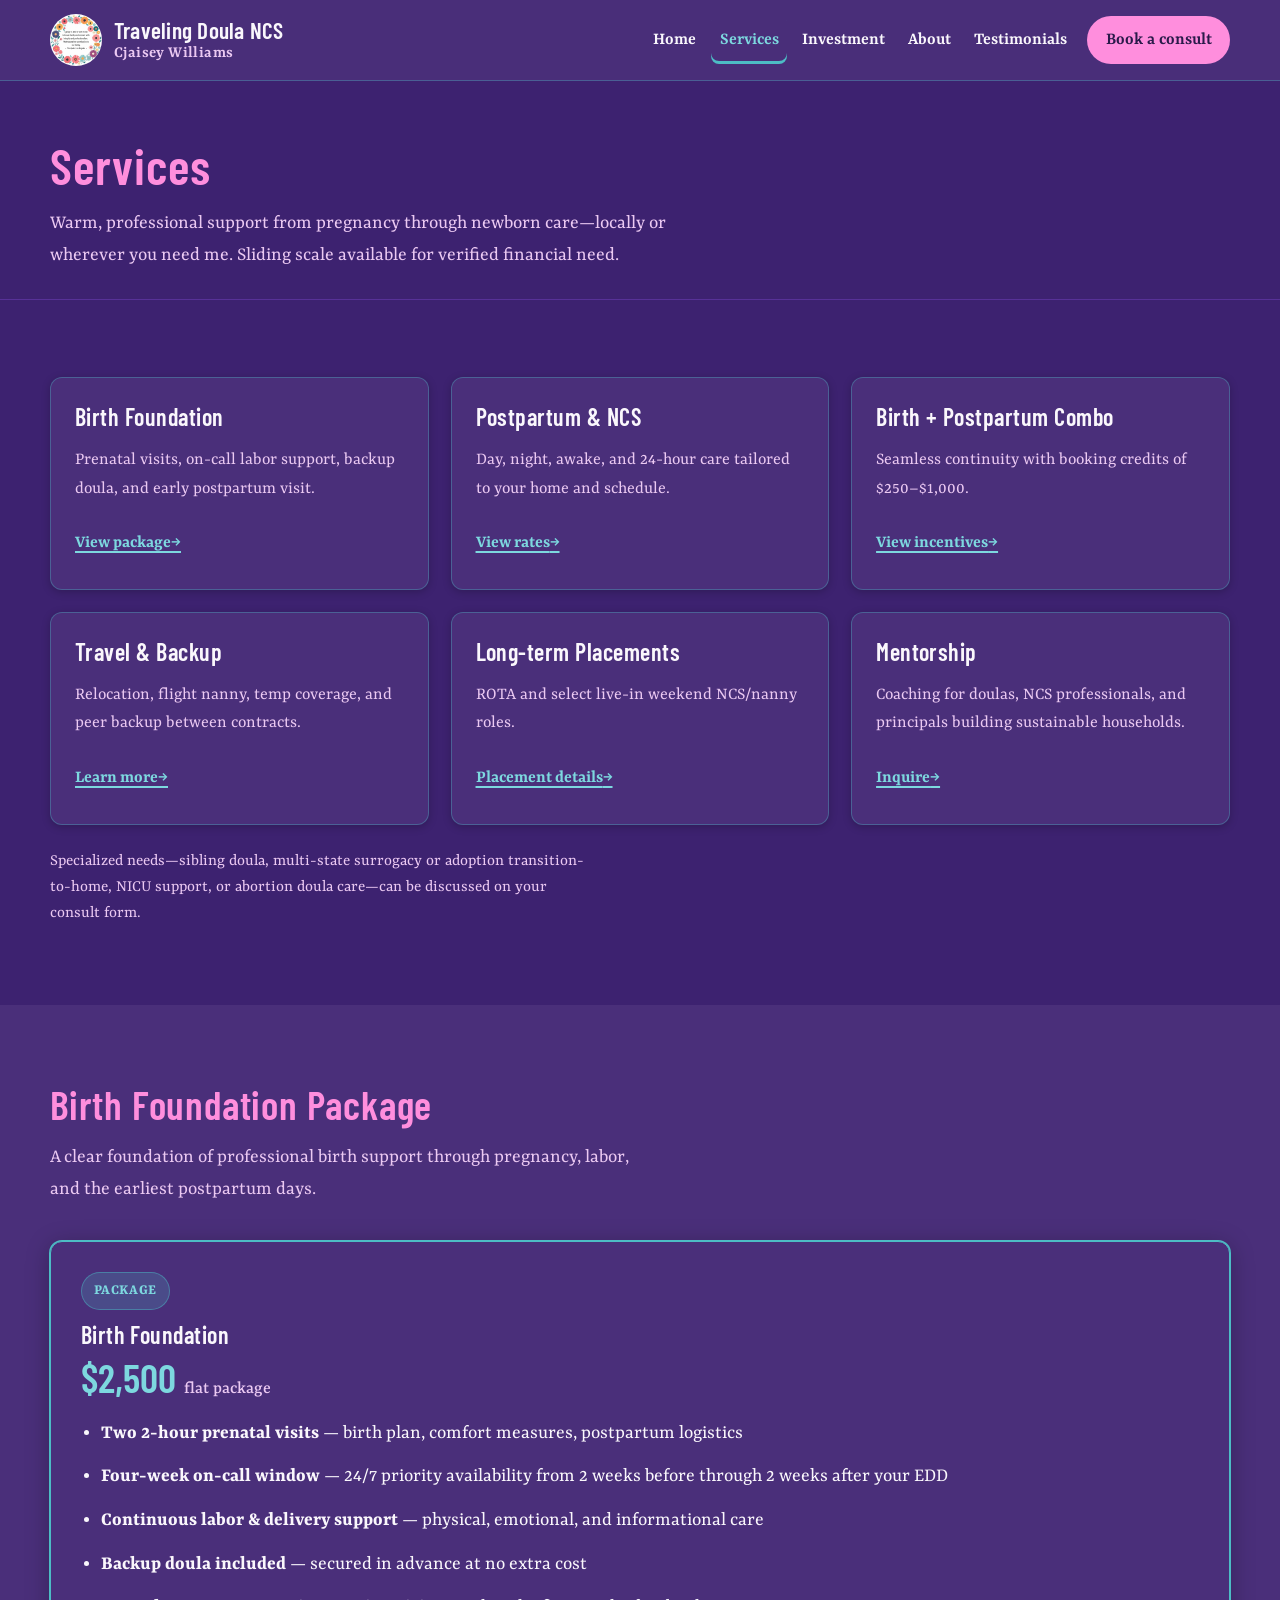
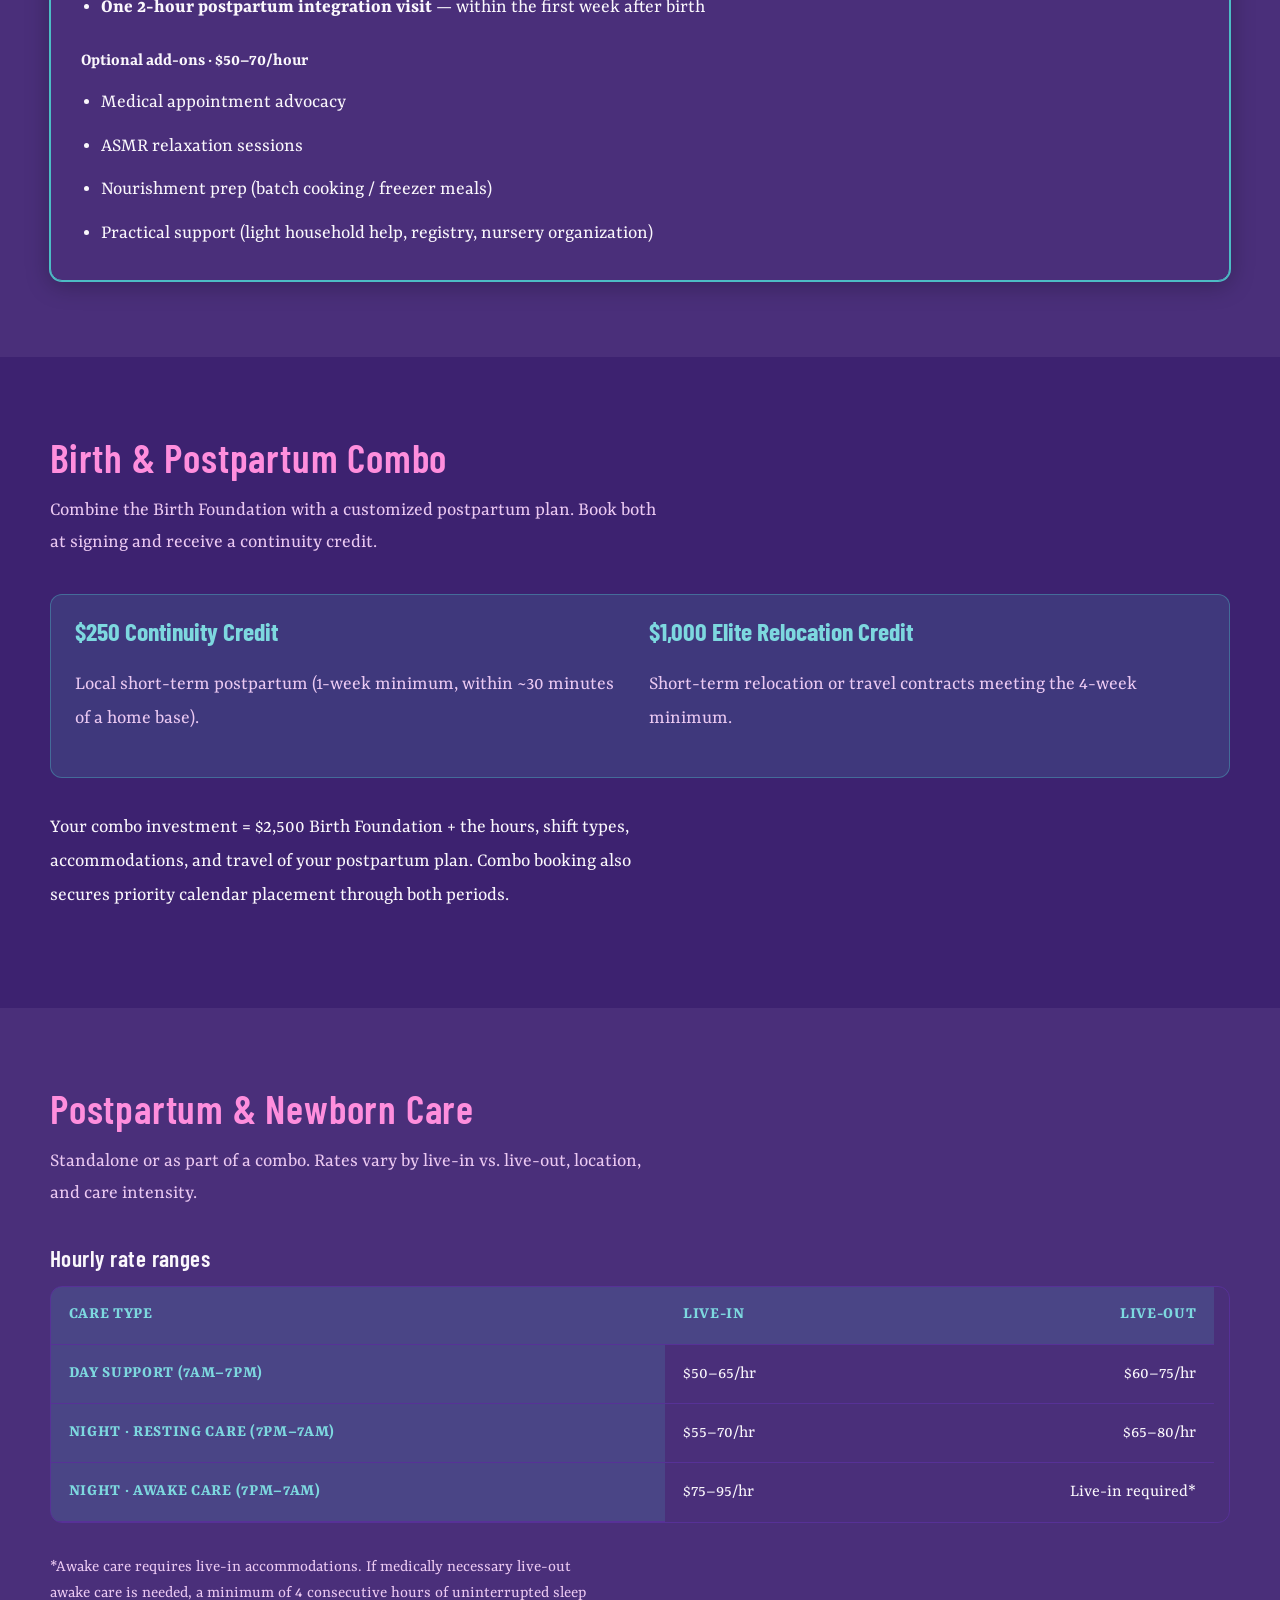
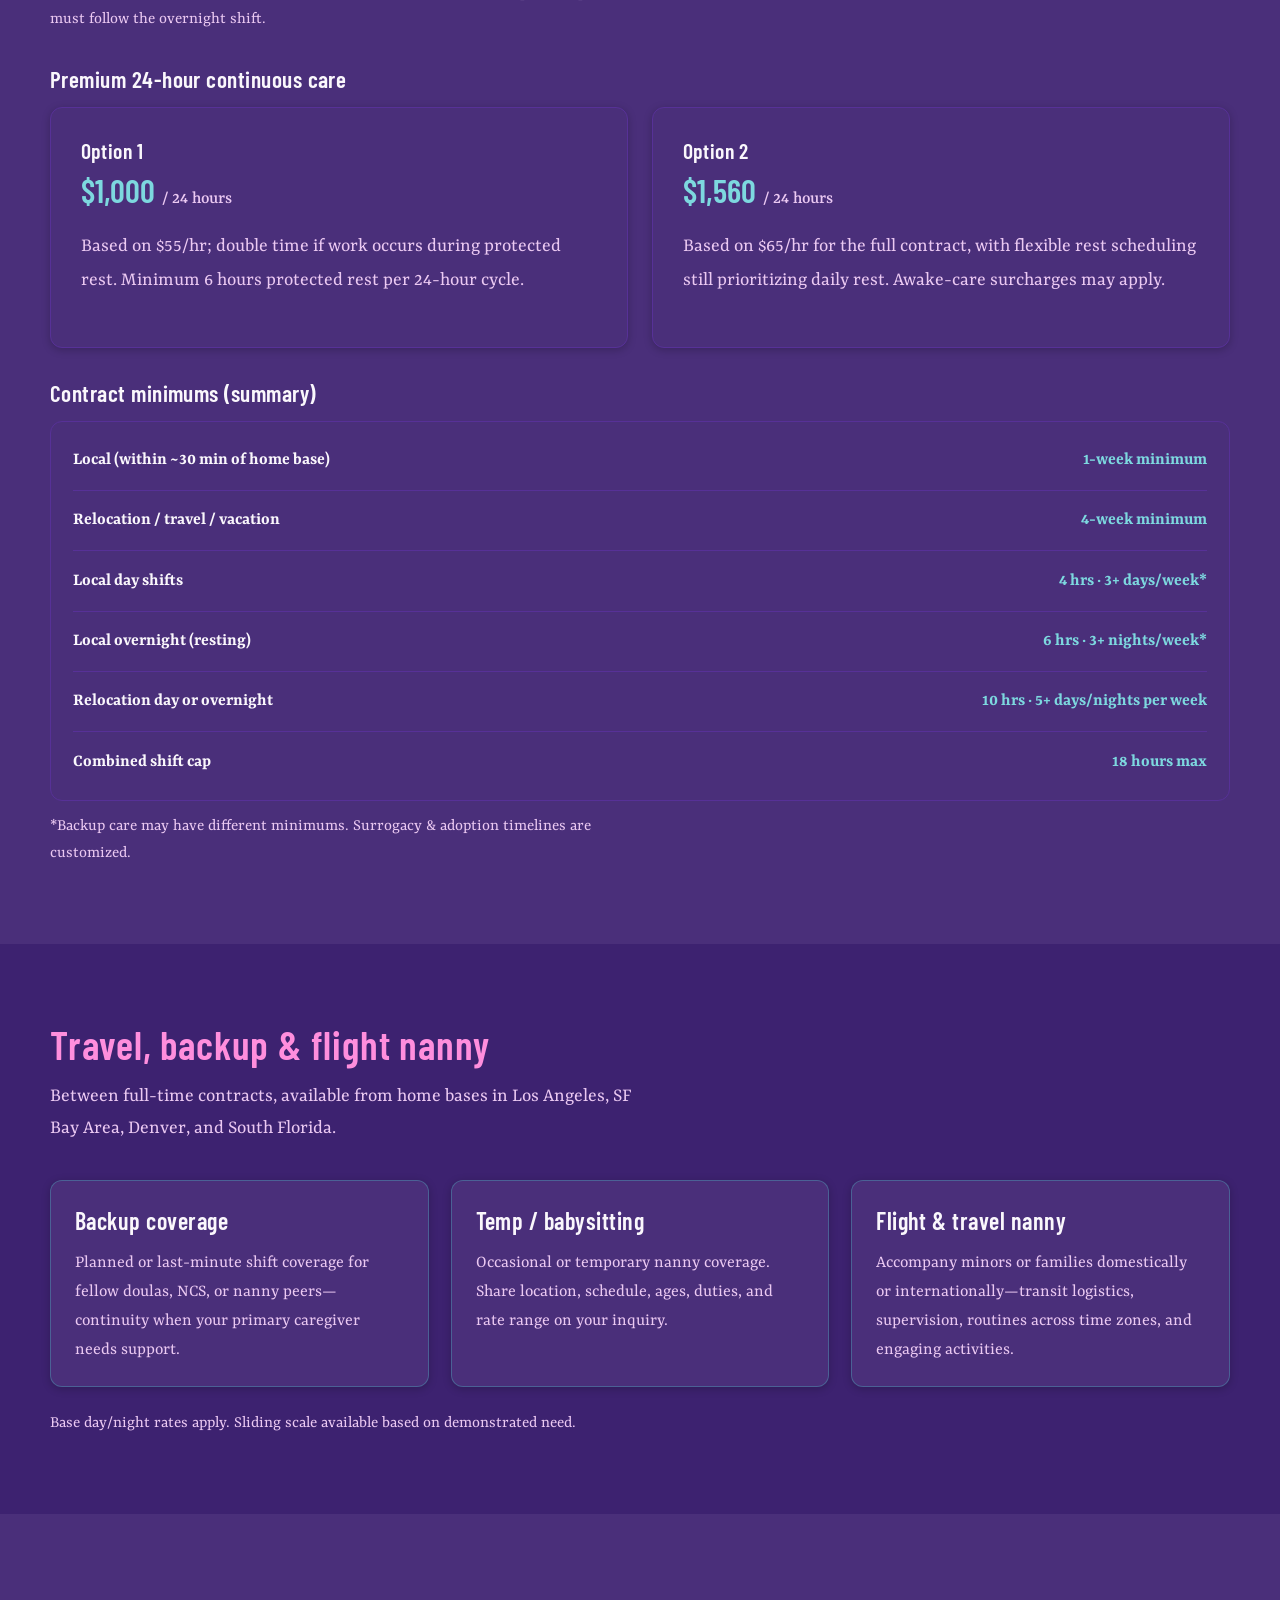
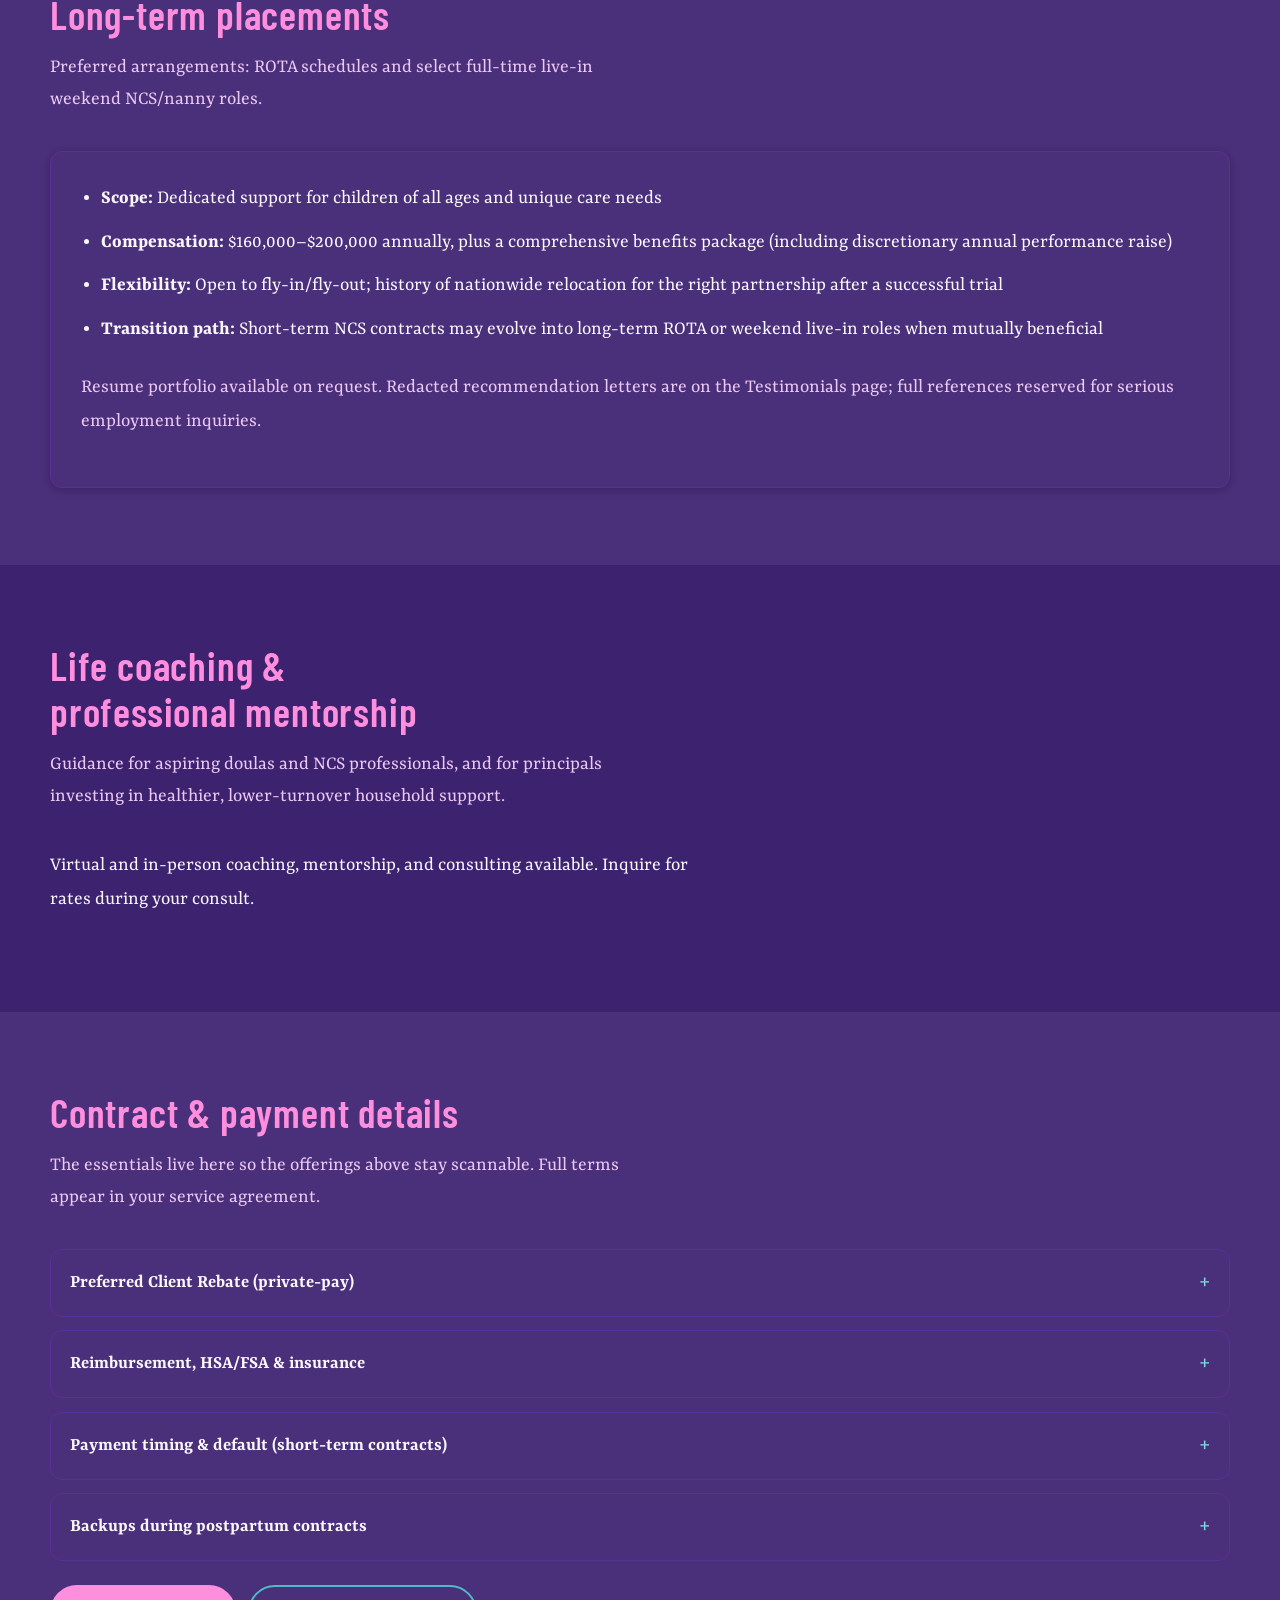
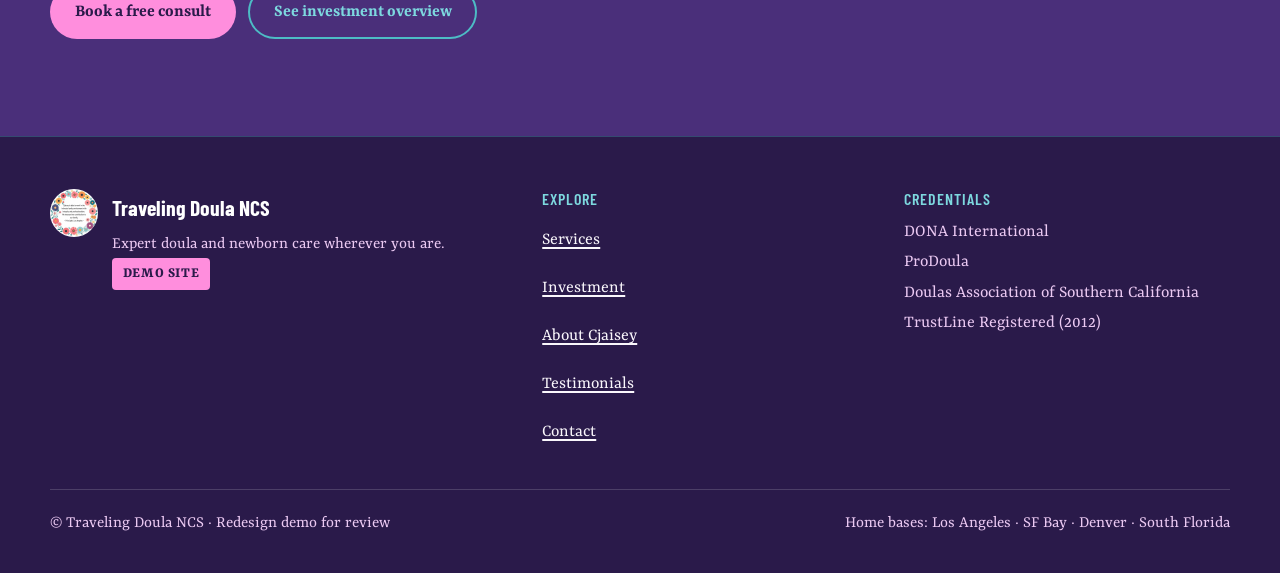
<file: services.html>
<!DOCTYPE html>
<html lang="en">
<head>
  <meta charset="utf-8">
  <meta name="viewport" content="width=device-width, initial-scale=1">
  <meta name="theme-color" content="#3D2270">
  <meta name="description" content="Birth doula, postpartum & newborn care, travel support, long-term placements, and mentorship from Traveling Doula NCS.">
  <title>Services — Traveling Doula NCS</title>
  <link rel="preconnect" href="https://fonts.googleapis.com">
  <link rel="preconnect" href="https://fonts.gstatic.com" crossorigin>
  <link href="https://fonts.googleapis.com/css2?family=Barlow+Condensed:wght@400;500;600;700&family=Rasa:ital,wght@0,300;0,400;0,500;0,600;0,700;1,400&display=swap" rel="stylesheet">
  <link rel="stylesheet" href="styles.css">
  <link rel="icon" href="assets/logo.png" type="image/png">
</head>
<body>
  <a class="skip-link" href="#main">Skip to content</a>

  <header class="site-header">
    <div class="container header-inner">
      <a class="logo-link" href="index.html">
        <img src="assets/logo.png" width="52" height="52" alt="">
        <span class="logo-text">
          <strong>Traveling Doula NCS</strong>
          <span>Cjaisey Williams</span>
        </span>
      </a>
      <button class="nav-toggle" type="button" aria-expanded="false" aria-controls="site-nav" aria-label="Open menu">Menu</button>
      <nav class="site-nav" id="site-nav" aria-label="Primary">
        <ul class="nav-list">
          <li><a href="index.html">Home</a></li>
          <li><a href="services.html" aria-current="page">Services</a></li>
          <li><a href="investment.html">Investment</a></li>
          <li><a href="about.html">About</a></li>
          <li><a href="testimonials.html">Testimonials</a></li>
          <li><a href="contact.html" class="nav-cta">Book a consult</a></li>
        </ul>
      </nav>
    </div>
  </header>

  <main id="main" tabindex="-1">
    <header class="page-hero">
      <div class="container">
        <h1>Services</h1>
        <p>Warm, professional support from pregnancy through newborn care—locally or wherever you need me. Sliding scale available for verified financial need.</p>
      </div>
    </header>

    <section class="section" aria-labelledby="nav-services">
      <div class="container">
        <h2 id="nav-services" class="sr-only">Service categories</h2>
        <div class="cards cards-3">
          <a class="card card-jump" href="#birth">
            <h3>Birth Foundation</h3>
            <p>Prenatal visits, on-call labor support, backup doula, and early postpartum visit.</p>
            <span class="card-link">View package</span>
          </a>
          <a class="card card-jump" href="#postpartum">
            <h3>Postpartum &amp; NCS</h3>
            <p>Day, night, awake, and 24-hour care tailored to your home and schedule.</p>
            <span class="card-link">View rates</span>
          </a>
          <a class="card card-jump" href="#combo">
            <h3>Birth + Postpartum Combo</h3>
            <p>Seamless continuity with booking credits of $250–$1,000.</p>
            <span class="card-link">View incentives</span>
          </a>
          <a class="card card-jump" href="#travel">
            <h3>Travel &amp; Backup</h3>
            <p>Relocation, flight nanny, temp coverage, and peer backup between contracts.</p>
            <span class="card-link">Learn more</span>
          </a>
          <a class="card card-jump" href="#long-term">
            <h3>Long-term Placements</h3>
            <p>ROTA and select live-in weekend NCS/nanny roles.</p>
            <span class="card-link">Placement details</span>
          </a>
          <a class="card card-jump" href="#mentorship">
            <h3>Mentorship</h3>
            <p>Coaching for doulas, NCS professionals, and principals building sustainable households.</p>
            <span class="card-link">Inquire</span>
          </a>
        </div>
        <p class="rate-note stack-top">Specialized needs—sibling doula, multi-state surrogacy or adoption transition-to-home, NICU support, or abortion doula care—can be discussed on your consult form.</p>
      </div>
    </section>

    <section class="section section-alt" id="birth" aria-labelledby="birth-heading">
      <div class="container">
        <div class="section-header">
          <h2 id="birth-heading">Birth Foundation Package</h2>
          <p>A clear foundation of professional birth support through pregnancy, labor, and the earliest postpartum days.</p>
        </div>
        <div class="package-card featured">
          <span class="badge">Package</span>
          <h3 class="card-title">Birth Foundation</h3>
          <p class="package-price">$2,500 <span>flat package</span></p>
          <ul>
            <li><strong>Two 2-hour prenatal visits</strong> — birth plan, comfort measures, postpartum logistics</li>
            <li><strong>Four-week on-call window</strong> — 24/7 priority availability from 2 weeks before through 2 weeks after your EDD</li>
            <li><strong>Continuous labor &amp; delivery support</strong> — physical, emotional, and informational care</li>
            <li><strong>Backup doula included</strong> — secured in advance at no extra cost</li>
            <li><strong>One 2-hour postpartum integration visit</strong> — within the first week after birth</li>
          </ul>
          <p class="addon-label">Optional add-ons · $50–70/hour</p>
          <ul>
            <li>Medical appointment advocacy</li>
            <li>ASMR relaxation sessions</li>
            <li>Nourishment prep (batch cooking / freezer meals)</li>
            <li>Practical support (light household help, registry, nursery organization)</li>
          </ul>
        </div>
      </div>
    </section>

    <section class="section" id="combo" aria-labelledby="combo-heading">
      <div class="container">
        <div class="section-header">
          <h2 id="combo-heading">Birth &amp; Postpartum Combo</h2>
          <p>Combine the Birth Foundation with a customized postpartum plan. Book both at signing and receive a continuity credit.</p>
        </div>
        <div class="credit-banner mb-2">
          <div class="credit-item">
            <strong>$250 Continuity Credit</strong>
            <p class="muted">Local short-term postpartum (1-week minimum, within ~30 minutes of a home base).</p>
          </div>
          <div class="credit-item">
            <strong>$1,000 Elite Relocation Credit</strong>
            <p class="muted">Short-term relocation or travel contracts meeting the 4-week minimum.</p>
          </div>
        </div>
        <p class="prose">Your combo investment = $2,500 Birth Foundation + the hours, shift types, accommodations, and travel of your postpartum plan. Combo booking also secures priority calendar placement through both periods.</p>
      </div>
    </section>

    <section class="section section-alt" id="postpartum" aria-labelledby="pp-heading">
      <div class="container">
        <div class="section-header">
          <h2 id="pp-heading">Postpartum &amp; Newborn Care</h2>
          <p>Standalone or as part of a combo. Rates vary by live-in vs. live-out, location, and care intensity.</p>
        </div>

        <h3 class="content-h3">Hourly rate ranges</h3>
        <p class="table-scroll-hint">This table continues to the right. Swipe sideways, or select the table and scroll.</p>
        <div class="rate-table-wrap mb-2" aria-label="Hourly rates. Scroll horizontally to see every column.">
          <table class="rates">
            <caption class="sr-only">Postpartum and newborn care hourly rates</caption>
            <thead>
              <tr>
                <th scope="col">Care type</th>
                <th scope="col">Live-in</th>
                <th scope="col">Live-out</th>
              </tr>
            </thead>
            <tbody>
              <tr>
                <th scope="row">Day support (7am–7pm)</th>
                <td>$50–65/hr</td>
                <td>$60–75/hr</td>
              </tr>
              <tr>
                <th scope="row">Night · Resting care (7pm–7am)</th>
                <td>$55–70/hr</td>
                <td>$65–80/hr</td>
              </tr>
              <tr>
                <th scope="row">Night · Awake care (7pm–7am)</th>
                <td>$75–95/hr</td>
                <td>Live-in required*</td>
              </tr>
            </tbody>
          </table>
        </div>
        <p class="rate-note">*Awake care requires live-in accommodations. If medically necessary live-out awake care is needed, a minimum of 4 consecutive hours of uninterrupted sleep must follow the overnight shift.</p>

        <h3 class="content-h3">Premium 24-hour continuous care</h3>
        <div class="two-col mb-2">
          <div class="package-card">
            <h4 class="content-h4">Option 1</h4>
            <p class="package-price price-md">$1,000 <span>/ 24 hours</span></p>
            <p class="muted">Based on $55/hr; double time if work occurs during protected rest. Minimum 6 hours protected rest per 24-hour cycle.</p>
          </div>
          <div class="package-card">
            <h4 class="content-h4">Option 2</h4>
            <p class="package-price price-md">$1,560 <span>/ 24 hours</span></p>
            <p class="muted">Based on $65/hr for the full contract, with flexible rest scheduling still prioritizing daily rest. Awake-care surcharges may apply.</p>
          </div>
        </div>

        <h3 class="content-h3">Contract minimums (summary)</h3>
        <ul class="list-clean panel mb-2">
          <li><span class="label">Local (within ~30 min of home base)</span><span class="value">1-week minimum</span></li>
          <li><span class="label">Relocation / travel / vacation</span><span class="value">4-week minimum</span></li>
          <li><span class="label">Local day shifts</span><span class="value">4 hrs · 3+ days/week*</span></li>
          <li><span class="label">Local overnight (resting)</span><span class="value">6 hrs · 3+ nights/week*</span></li>
          <li><span class="label">Relocation day or overnight</span><span class="value">10 hrs · 5+ days/nights per week</span></li>
          <li><span class="label">Combined shift cap</span><span class="value">18 hours max</span></li>
        </ul>
        <p class="rate-note">*Backup care may have different minimums. Surrogacy &amp; adoption timelines are customized.</p>
      </div>
    </section>

    <section class="section" id="travel" aria-labelledby="travel-heading">
      <div class="container">
        <div class="section-header">
          <h2 id="travel-heading">Travel, backup &amp; flight nanny</h2>
          <p>Between full-time contracts, available from home bases in Los Angeles, SF Bay Area, Denver, and South Florida.</p>
        </div>
        <div class="cards cards-3">
          <article class="card">
            <h3>Backup coverage</h3>
            <p>Planned or last-minute shift coverage for fellow doulas, NCS, or nanny peers—continuity when your primary caregiver needs support.</p>
          </article>
          <article class="card">
            <h3>Temp / babysitting</h3>
            <p>Occasional or temporary nanny coverage. Share location, schedule, ages, duties, and rate range on your inquiry.</p>
          </article>
          <article class="card">
            <h3>Flight &amp; travel nanny</h3>
            <p>Accompany minors or families domestically or internationally—transit logistics, supervision, routines across time zones, and engaging activities.</p>
          </article>
        </div>
        <p class="rate-note stack-top">Base day/night rates apply. Sliding scale available based on demonstrated need.</p>
      </div>
    </section>

    <section class="section section-alt" id="long-term" aria-labelledby="lt-heading">
      <div class="container">
        <div class="section-header">
          <h2 id="lt-heading">Long-term placements</h2>
          <p>Preferred arrangements: ROTA schedules and select full-time live-in weekend NCS/nanny roles.</p>
        </div>
        <div class="package-card">
          <ul>
            <li><strong>Scope:</strong> Dedicated support for children of all ages and unique care needs</li>
            <li><strong>Compensation:</strong> $160,000–$200,000 annually, plus a comprehensive benefits package (including discretionary annual performance raise)</li>
            <li><strong>Flexibility:</strong> Open to fly-in/fly-out; history of nationwide relocation for the right partnership after a successful trial</li>
            <li><strong>Transition path:</strong> Short-term NCS contracts may evolve into long-term ROTA or weekend live-in roles when mutually beneficial</li>
          </ul>
          <p class="muted stack-top">Resume portfolio available on request. Redacted recommendation letters are on the Testimonials page; full references reserved for serious employment inquiries.</p>
        </div>
      </div>
    </section>

    <section class="section" id="mentorship" aria-labelledby="mentor-heading">
      <div class="container">
        <div class="section-header">
          <h2 id="mentor-heading">Life coaching &amp; professional mentorship</h2>
          <p>Guidance for aspiring doulas and NCS professionals, and for principals investing in healthier, lower-turnover household support.</p>
        </div>
        <p class="prose">Virtual and in-person coaching, mentorship, and consulting available. Inquire for rates during your consult.</p>
      </div>
    </section>

    <section class="section section-alt" aria-labelledby="contract-heading">
      <div class="container">
        <div class="section-header">
          <h2 id="contract-heading">Contract &amp; payment details</h2>
          <p>The essentials live here so the offerings above stay scannable. Full terms appear in your service agreement.</p>
        </div>

        <details class="accordion">
          <summary>Preferred Client Rebate (private-pay)</summary>
          <div class="accordion-body">
            <p>Pay the contract in full at signing and receive a <strong>3% Preferred Client Rebate</strong> via Zelle during the final scheduled week of services. Applies only to successfully completed private-pay contracts—not canceled, early-terminated, or materially modified agreements.</p>
          </div>
        </details>

        <details class="accordion">
          <summary>Reimbursement, HSA/FSA &amp; insurance</summary>
          <div class="accordion-body">
            <p>Employer reimbursement, health insurance, or HSA/FSA/HRA programs apply to <strong>certified birth &amp; postpartum doula support only</strong>—not NCS support. You remain 100% financially responsible; full payment is due at signing as a non-refundable retainer regardless of reimbursement outcomes.</p>
            <p>To use these programs, provide written documentation confirming provider approval (named or general certified doula), covered services, Superbill requirements, and any Letter of Medical Necessity needs.</p>
          </div>
        </details>

        <details class="accordion">
          <summary>Payment timing &amp; default (short-term contracts)</summary>
          <div class="accordion-body">
            <p>Payment schedules are outlined in your agreement. Invoices are due upon receipt. For long-term relocation contracts where the calendar is blocked exclusively, unpaid invoices within 12 hours of receipt may place the client in default with automatic termination, acceleration of the remaining balance, and forfeiture of amounts previously paid—including retainer, completed hours, travel fees, and food allowances.</p>
            <p>Early client termination (other than documented breach by the contractor) typically leaves the client responsible for 100% of the remaining contract balance plus return travel expenses.</p>
          </div>
        </details>

        <details class="accordion">
          <summary>Backups during postpartum contracts</summary>
          <div class="accordion-body">
            <p>Your contract secures Cjaisey’s personal schedule. If illness or emergency requires a backup postpartum doula or NCS, that backup is paid directly by the client at their independent rate—you are never billed by Traveling Doula NCS for those covered shifts.</p>
          </div>
        </details>

        <p class="btn-row"><a class="btn btn-primary" href="contact.html">Book a free consult</a>
        <a class="btn btn-secondary" href="investment.html">See investment overview</a></p>
      </div>
    </section>
  </main>

  <footer class="site-footer">
    <div class="container">
      <div class="footer-grid">
        <div class="footer-brand">
          <img src="assets/logo.png" width="44" height="44" alt="">
          <div>
            <strong>Traveling Doula NCS</strong>
            <p>Expert doula and newborn care wherever you are.</p>
            <p class="stack-top-sm"><span class="demo-badge">DEMO SITE</span></p>
          </div>
        </div>
        <nav class="footer-col" aria-label="Footer">
          <h3>Explore</h3>
          <ul>
            <li><a href="services.html">Services</a></li>
            <li><a href="investment.html">Investment</a></li>
            <li><a href="about.html">About Cjaisey</a></li>
            <li><a href="testimonials.html">Testimonials</a></li>
            <li><a href="contact.html">Contact</a></li>
          </ul>
        </nav>
        <div class="footer-col">
          <h3>Credentials</h3>
          <ul>
            <li>DONA International</li>
            <li>ProDoula</li>
            <li>Doulas Association of Southern California</li>
            <li>TrustLine Registered (2012)</li>
          </ul>
        </div>
      </div>
      <div class="footer-bottom">
        <span>© Traveling Doula NCS · Redesign demo for review</span>
        <span>Home bases: Los Angeles · SF Bay · Denver · South Florida</span>
      </div>
    </div>
  </footer>
  <script src="main.js"></script>
</body>
</html>
</file>
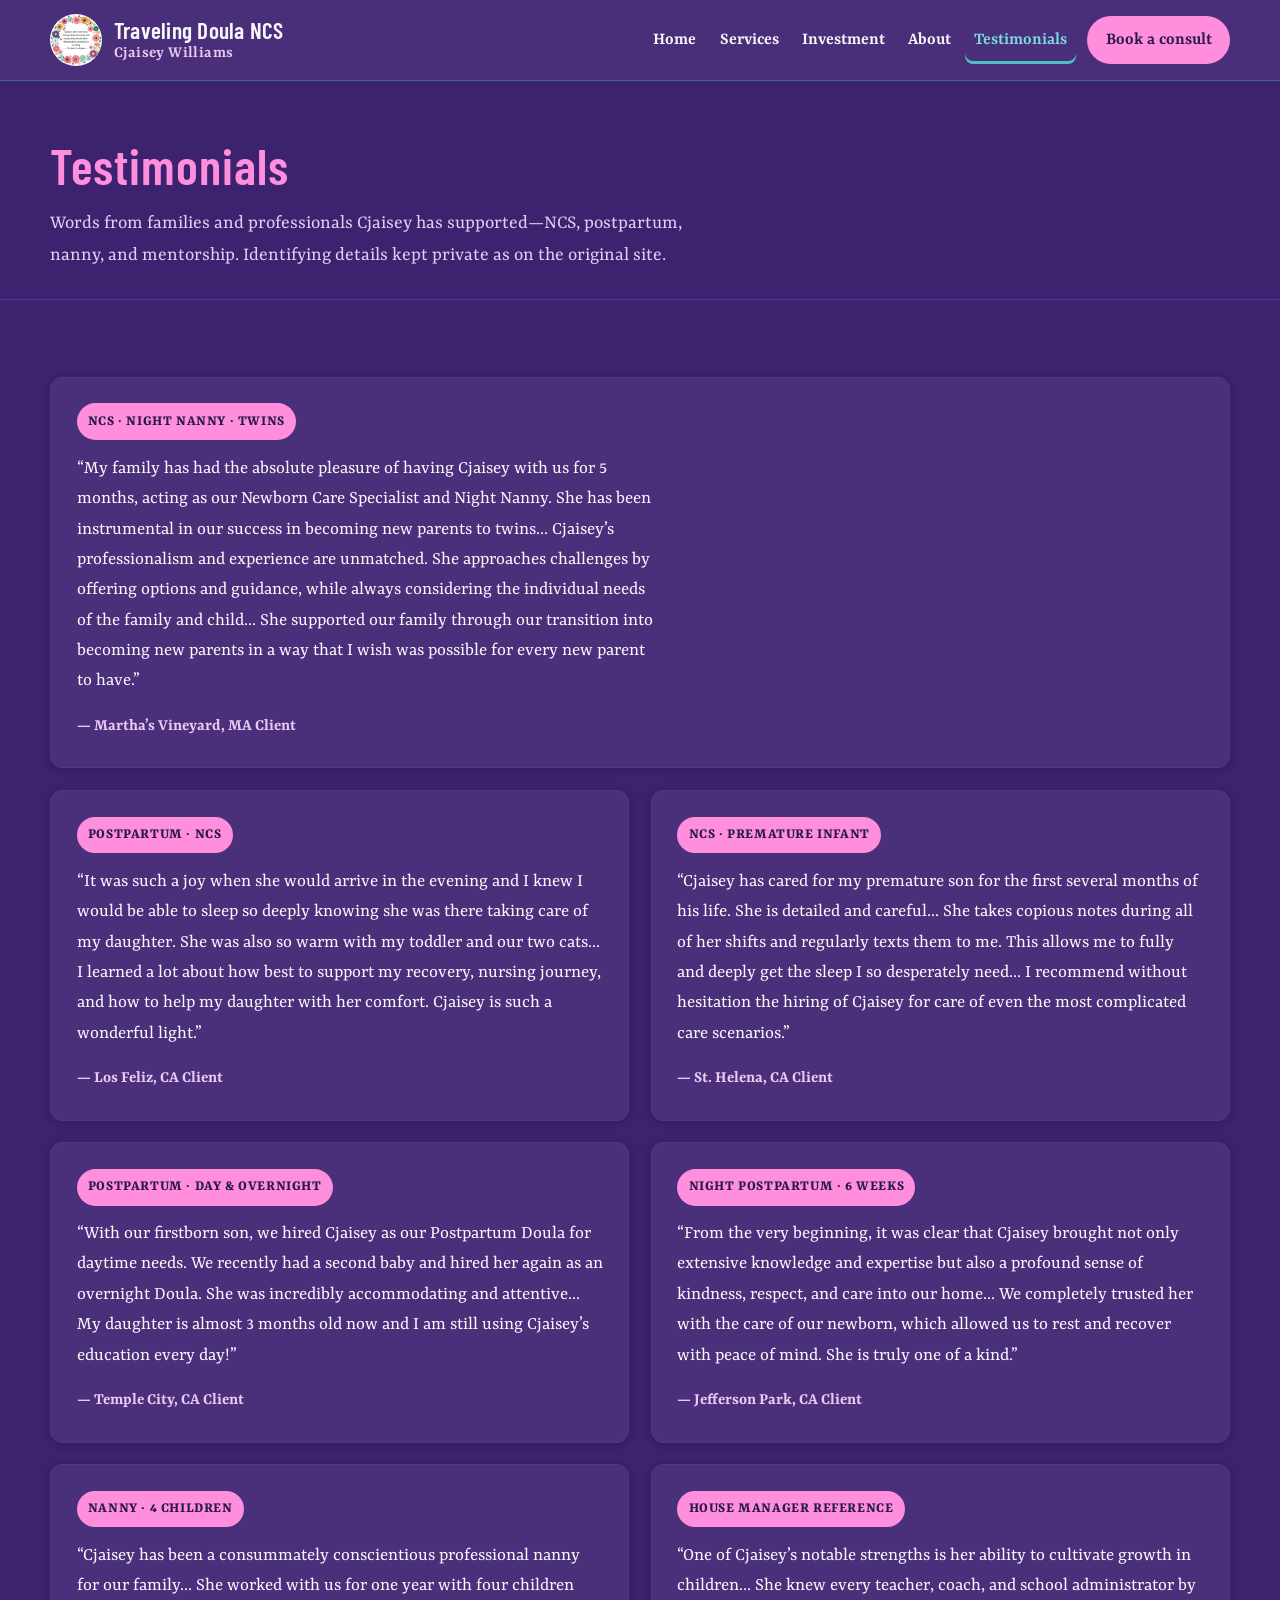
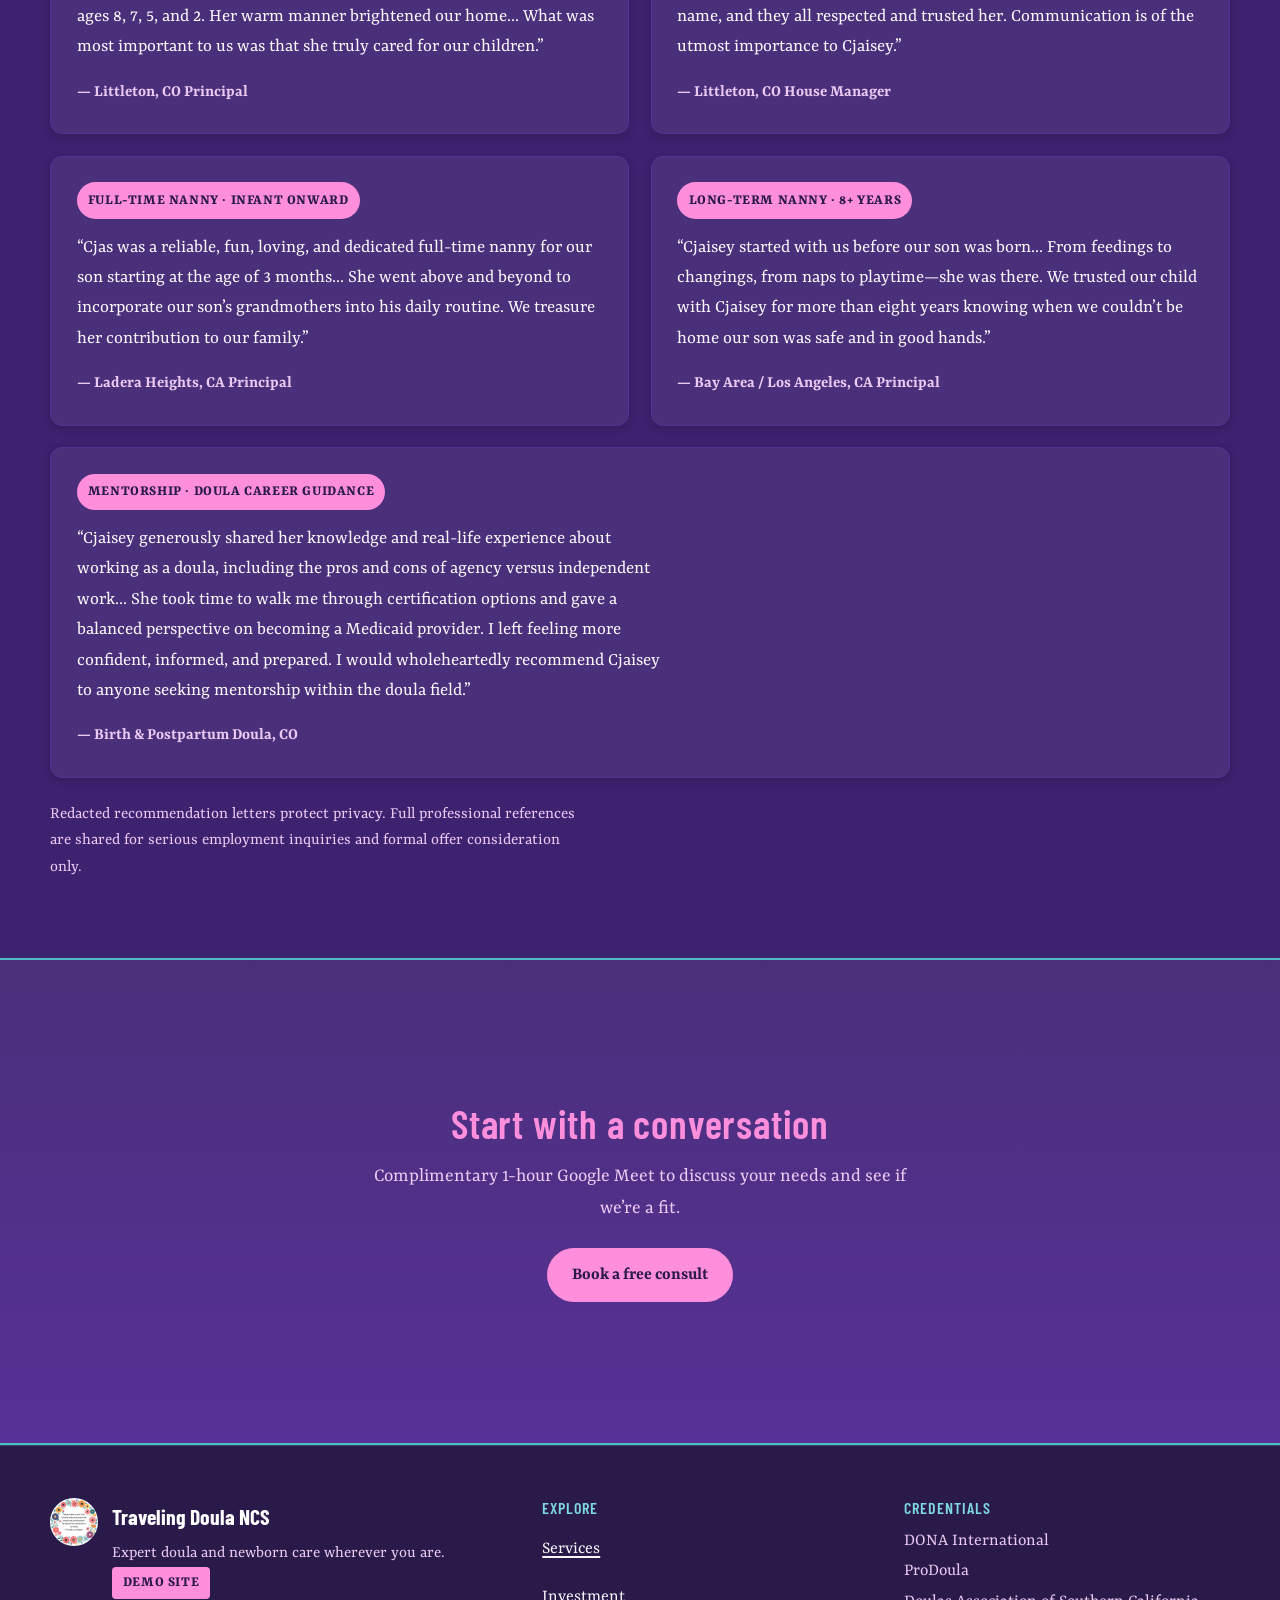
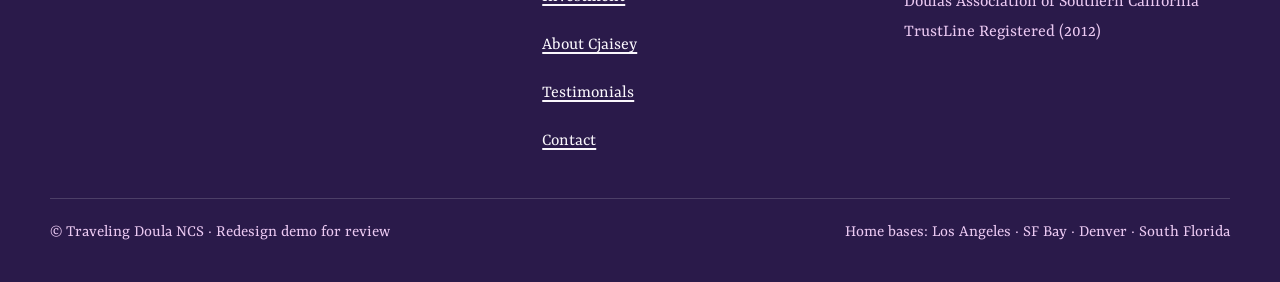
<file: testimonials.html>
<!DOCTYPE html>
<html lang="en">
<head>
  <meta charset="utf-8">
  <meta name="viewport" content="width=device-width, initial-scale=1">
  <meta name="theme-color" content="#3D2270">
  <meta name="description" content="Real family and professional testimonials for Cjaisey Williams and Traveling Doula NCS.">
  <title>Testimonials — Traveling Doula NCS</title>
  <link rel="preconnect" href="https://fonts.googleapis.com">
  <link rel="preconnect" href="https://fonts.gstatic.com" crossorigin>
  <link href="https://fonts.googleapis.com/css2?family=Barlow+Condensed:wght@400;500;600;700&family=Rasa:ital,wght@0,300;0,400;0,500;0,600;0,700;1,400&display=swap" rel="stylesheet">
  <link rel="stylesheet" href="styles.css">
  <link rel="icon" href="assets/logo.png" type="image/png">
</head>
<body>
  <a class="skip-link" href="#main">Skip to content</a>

  <header class="site-header">
    <div class="container header-inner">
      <a class="logo-link" href="index.html">
        <img src="assets/logo.png" width="52" height="52" alt="">
        <span class="logo-text">
          <strong>Traveling Doula NCS</strong>
          <span>Cjaisey Williams</span>
        </span>
      </a>
      <button class="nav-toggle" type="button" aria-expanded="false" aria-controls="site-nav" aria-label="Open menu">Menu</button>
      <nav class="site-nav" id="site-nav" aria-label="Primary">
        <ul class="nav-list">
          <li><a href="index.html">Home</a></li>
          <li><a href="services.html">Services</a></li>
          <li><a href="investment.html">Investment</a></li>
          <li><a href="about.html">About</a></li>
          <li><a href="testimonials.html" aria-current="page">Testimonials</a></li>
          <li><a href="contact.html" class="nav-cta">Book a consult</a></li>
        </ul>
      </nav>
    </div>
  </header>

  <main id="main" tabindex="-1">
    <header class="page-hero">
      <div class="container">
        <h1>Testimonials</h1>
        <p>Words from families and professionals Cjaisey has supported—NCS, postpartum, nanny, and mentorship. Identifying details kept private as on the original site.</p>
      </div>
    </header>

    <section class="section">
      <div class="container testimonial-grid">

        <article class="testimonial span-2">
          <span class="tag">NCS · Night nanny · Twins</span>
          <blockquote>
            “My family has had the absolute pleasure of having Cjaisey with us for 5 months, acting as our Newborn Care Specialist and Night Nanny. She has been instrumental in our success in becoming new parents to twins… Cjaisey’s professionalism and experience are unmatched. She approaches challenges by offering options and guidance, while always considering the individual needs of the family and child… She supported our family through our transition into becoming new parents in a way that I wish was possible for every new parent to have.”
          </blockquote>
          <footer>— Martha’s Vineyard, MA Client</footer>
        </article>

        <article class="testimonial">
          <span class="tag">Postpartum · NCS</span>
          <blockquote>
            “It was such a joy when she would arrive in the evening and I knew I would be able to sleep so deeply knowing she was there taking care of my daughter. She was also so warm with my toddler and our two cats… I learned a lot about how best to support my recovery, nursing journey, and how to help my daughter with her comfort. Cjaisey is such a wonderful light.”
          </blockquote>
          <footer>— Los Feliz, CA Client</footer>
        </article>

        <article class="testimonial">
          <span class="tag">NCS · Premature infant</span>
          <blockquote>
            “Cjaisey has cared for my premature son for the first several months of his life. She is detailed and careful… She takes copious notes during all of her shifts and regularly texts them to me. This allows me to fully and deeply get the sleep I so desperately need… I recommend without hesitation the hiring of Cjaisey for care of even the most complicated care scenarios.”
          </blockquote>
          <footer>— St. Helena, CA Client</footer>
        </article>

        <article class="testimonial">
          <span class="tag">Postpartum · Day &amp; overnight</span>
          <blockquote>
            “With our firstborn son, we hired Cjaisey as our Postpartum Doula for daytime needs. We recently had a second baby and hired her again as an overnight Doula. She was incredibly accommodating and attentive… My daughter is almost 3 months old now and I am still using Cjaisey’s education every day!”
          </blockquote>
          <footer>— Temple City, CA Client</footer>
        </article>

        <article class="testimonial">
          <span class="tag">Night postpartum · 6 weeks</span>
          <blockquote>
            “From the very beginning, it was clear that Cjaisey brought not only extensive knowledge and expertise but also a profound sense of kindness, respect, and care into our home… We completely trusted her with the care of our newborn, which allowed us to rest and recover with peace of mind. She is truly one of a kind.”
          </blockquote>
          <footer>— Jefferson Park, CA Client</footer>
        </article>

        <article class="testimonial">
          <span class="tag">Nanny · 4 children</span>
          <blockquote>
            “Cjaisey has been a consummately conscientious professional nanny for our family… She worked with us for one year with four children ages 8, 7, 5, and 2. Her warm manner brightened our home… What was most important to us was that she truly cared for our children.”
          </blockquote>
          <footer>— Littleton, CO Principal</footer>
        </article>

        <article class="testimonial">
          <span class="tag">House manager reference</span>
          <blockquote>
            “One of Cjaisey’s notable strengths is her ability to cultivate growth in children… She knew every teacher, coach, and school administrator by name, and they all respected and trusted her. Communication is of the utmost importance to Cjaisey.”
          </blockquote>
          <footer>— Littleton, CO House Manager</footer>
        </article>

        <article class="testimonial">
          <span class="tag">Full-time nanny · Infant onward</span>
          <blockquote>
            “Cjas was a reliable, fun, loving, and dedicated full-time nanny for our son starting at the age of 3 months… She went above and beyond to incorporate our son’s grandmothers into his daily routine. We treasure her contribution to our family.”
          </blockquote>
          <footer>— Ladera Heights, CA Principal</footer>
        </article>

        <article class="testimonial">
          <span class="tag">Long-term nanny · 8+ years</span>
          <blockquote>
            “Cjaisey started with us before our son was born… From feedings to changings, from naps to playtime—she was there. We trusted our child with Cjaisey for more than eight years knowing when we couldn’t be home our son was safe and in good hands.”
          </blockquote>
          <footer>— Bay Area / Los Angeles, CA Principal</footer>
        </article>

        <article class="testimonial span-2">
          <span class="tag">Mentorship · Doula career guidance</span>
          <blockquote>
            “Cjaisey generously shared her knowledge and real-life experience about working as a doula, including the pros and cons of agency versus independent work… She took time to walk me through certification options and gave a balanced perspective on becoming a Medicaid provider. I left feeling more confident, informed, and prepared. I would wholeheartedly recommend Cjaisey to anyone seeking mentorship within the doula field.”
          </blockquote>
          <footer>— Birth &amp; Postpartum Doula, CO</footer>
        </article>

      </div>
      <div class="container stack-top">
        <p class="rate-note">Redacted recommendation letters protect privacy. Full professional references are shared for serious employment inquiries and formal offer consideration only.</p>
      </div>
    </section>

    <section class="section section-sage">
      <div class="container cta-band">
        <h2>Start with a conversation</h2>
        <p>Complimentary 1-hour Google Meet to discuss your needs and see if we’re a fit.</p>
        <a class="btn btn-primary" href="contact.html">Book a free consult</a>
      </div>
    </section>
  </main>

  <footer class="site-footer">
    <div class="container">
      <div class="footer-grid">
        <div class="footer-brand">
          <img src="assets/logo.png" width="44" height="44" alt="">
          <div>
            <strong>Traveling Doula NCS</strong>
            <p>Expert doula and newborn care wherever you are.</p>
            <p class="stack-top-sm"><span class="demo-badge">DEMO SITE</span></p>
          </div>
        </div>
        <nav class="footer-col" aria-label="Footer">
          <h3>Explore</h3>
          <ul>
            <li><a href="services.html">Services</a></li>
            <li><a href="investment.html">Investment</a></li>
            <li><a href="about.html">About Cjaisey</a></li>
            <li><a href="testimonials.html">Testimonials</a></li>
            <li><a href="contact.html">Contact</a></li>
          </ul>
        </nav>
        <div class="footer-col">
          <h3>Credentials</h3>
          <ul>
            <li>DONA International</li>
            <li>ProDoula</li>
            <li>Doulas Association of Southern California</li>
            <li>TrustLine Registered (2012)</li>
          </ul>
        </div>
      </div>
      <div class="footer-bottom">
        <span>© Traveling Doula NCS · Redesign demo for review</span>
        <span>Home bases: Los Angeles · SF Bay · Denver · South Florida</span>
      </div>
    </div>
  </footer>
  <script src="main.js"></script>
</body>
</html>
</file>
<file: styles.css>
/* Traveling Doula NCS — Demo Redesign
   Dark purple canvas with live brand pink + teal. WCAG AA contrast preserved.
   Live hues: teal #4DBCC5, pink #FF8EDD, deep purple #573197, muted #7465A8,
   hover purple #B26ED6, lavender #EBC9F2, blue-gray #9199B8.
   Page bg #3D2270; cream text; pink CTAs with dark purple label text.

   Type scale (16px browser default):
   body 1.25rem = 20px (was 1.0625rem / 17px), line-height 1.7 (was 1.65)
   hero h1 clamp 2.35–3.75rem = 37.6–60px (was 2–3.15rem / 32–50.4px)
   page h1 clamp 2.15–3.15rem = 34.4–50.4px (was 1.85–2.6rem / 29.6–41.6px)
   section h2 clamp 1.85–2.5rem = 29.6–40px (was 1.6–2.15rem / 25.6–34.4px)
   card h3 1.5rem = 24px (was 1.2rem / 19.2px)
   nav 1.125rem = 18px (was 0.95rem / 15.2px)
   Small UI text floors at 0.9375rem (15px); was as low as 0.7rem (11.2px). */

:root {
  /* page canvas — deep purple (darker than live #573197 for pink text room) */
  --cream: #3D2270;
  --cream-dark: #573197;
  /* teal brand — bright for accents; lighter sibling for small links on purple */
  --sage: #4DBCC5;
  --sage-dark: #7DD8DF;
  --sage-light: #4A2F7A;
  /* primary text — cream / lavender on purple */
  --charcoal: #FAF7FC;
  --charcoal-muted: #EBC9F2;
  /* pink CTA fill (live #FF8EDD); hover slightly brighter/softer */
  --terracotta: #FF8EDD;
  --terracotta-dark: #F070C8;
  --blush: #EBC9F2;
  /* cards / panels — lighter purple on purple canvas */
  --white: #4A2F7A;
  --focus: #7DD8DF;
  /* pink-button label (dark purple on pink ≈ 7.6:1) */
  --on-pink: #2A1A4A;
  /* true near-white for rare cases (skip link, etc.) */
  --ink-inverse: #FFFFFF;
  /* brand accents */
  --brand-teal: #4DBCC5;
  --brand-pink: #FF8EDD;
  --brand-purple: #573197;
  --brand-purple-deep: #3D2270;
  --brand-purple-header: #4A2F7A;
  --brand-purple-footer: #2A1A4A;
  --brand-purple-hover: #B26ED6;
  --brand-muted-purple: #7465A8;
  --brand-blue-gray: #9199B8;
  --brand-lavender: #EBC9F2;
  --radius: 12px;
  --radius-sm: 8px;
  --shadow: 0 4px 24px rgba(0, 0, 0, 0.28);
  --shadow-sm: 0 2px 8px rgba(0, 0, 0, 0.22);
  --font-display: "Barlow Condensed", "Arial Narrow", "Segoe UI", sans-serif;
  --font-body: "Rasa", Georgia, "Times New Roman", serif;
  --font-size-body: 1.25rem;
  --max: 1180px;
  --header-h: 7rem;
  --space: clamp(1.15rem, 3vw, 2.25rem);
}

*, *::before, *::after { box-sizing: border-box; }

html {
  scroll-behavior: smooth;
  scroll-padding-top: var(--header-h);
  -webkit-text-size-adjust: 100%;
  color-scheme: dark;
}

@media (prefers-reduced-motion: reduce) {
  html { scroll-behavior: auto; }
  *, *::before, *::after {
    animation-duration: 0.01ms !important;
    animation-iteration-count: 1 !important;
    transition-duration: 0.01ms !important;
    scroll-behavior: auto !important;
  }
}

body {
  margin: 0;
  font-family: var(--font-body);
  font-size: var(--font-size-body);
  line-height: 1.7;
  color: var(--charcoal);
  background: var(--cream);
  min-height: 100vh;
  overflow-x: clip;
}

h1, h2 {
  text-wrap: balance;
}

/* Larger tap targets for interactive controls */
button,
.btn,
.nav-toggle,
.nav-cta,
.text-cta {
  min-height: 48px;
}

img { max-width: 100%; height: auto; display: block; }

h1, h2, h3, h4, .site-title, .logo-text {
  letter-spacing: 0.02em;
  font-weight: 600;
  line-height: 1.2;
}
a {
  color: var(--sage-dark);
  text-decoration-thickness: 2px;
  text-underline-offset: 0.18em;
}
a:hover { color: var(--brand-pink); }

/* Double ring: dark edge (visible on pink) + light teal (visible on purple). */
:focus-visible {
  outline: 3px solid var(--focus);
  outline-offset: 4px;
  box-shadow: 0 0 0 4px var(--on-pink);
}

@media (forced-colors: active) {
  :focus-visible {
    outline: 3px solid CanvasText;
    outline-offset: 3px;
    box-shadow: none;
  }
}

.skip-link {
  position: absolute;
  left: -9999px;
  top: 0;
  z-index: 1000;
  background: var(--brand-purple-footer);
  color: var(--ink-inverse);
  padding: 0.9rem 1.35rem;
  min-height: 48px;
  font-size: 1.125rem;
  font-weight: 650;
  text-decoration: none;
  border-radius: 0 0 var(--radius-sm) 0;
  border: 2px solid transparent;
}
.skip-link:focus {
  left: 0;
  outline: 3px solid var(--focus);
  outline-offset: 3px;
  box-shadow: 0 0 0 3px var(--on-pink);
  border-color: var(--sage);
}

main:focus,
main:focus-visible {
  outline: none;
  box-shadow: inset 0 4px 0 var(--focus);
}

.container {
  width: min(100% - 2rem, var(--max));
  margin-inline: auto;
}

/* Header */
.site-header {
  position: sticky;
  top: 0;
  z-index: 100;
  background: rgba(74, 47, 122, 0.96);
  backdrop-filter: blur(10px);
  border-bottom: 1px solid rgba(77, 188, 197, 0.35);
}

.header-inner {
  display: flex;
  align-items: center;
  justify-content: space-between;
  min-height: 5rem;
  padding-block: 0.55rem;
  gap: 0.75rem 1.25rem;
}

.logo-link {
  display: flex;
  align-items: center;
  gap: 0.75rem;
  text-decoration: none;
  color: var(--charcoal);
  min-height: 48px;
  flex-shrink: 1;
  min-width: 0;
}
.logo-link img {
  width: 52px;
  height: 52px;
  border-radius: 50%;
  object-fit: cover;
  flex-shrink: 0;
}
.logo-text {
  display: flex;
  flex-direction: column;
  line-height: 1.15;
  min-width: 0;
}
.logo-text strong {
  font-family: var(--font-display);
  font-size: clamp(1.2rem, 2.5vw, 1.45rem);
  font-weight: 600;
  letter-spacing: 0.01em;
}
.logo-text span {
  font-size: clamp(0.9375rem, 1.8vw, 1.05rem);
  color: var(--charcoal-muted);
}

.nav-toggle {
  display: none;
  background: transparent;
  border: 2px solid var(--sage);
  color: var(--sage-dark);
  border-radius: var(--radius-sm);
  padding: 0.5rem 0.95rem;
  min-width: 48px;
  min-height: 48px;
  cursor: pointer;
  font: inherit;
  font-weight: 650;
  font-size: 1.0625rem;
}
.nav-toggle[aria-expanded="true"] {
  background: var(--sage);
  color: var(--on-pink);
}

.nav-list {
  display: flex;
  align-items: center;
  gap: 0.15rem 0.35rem;
  list-style: none;
  margin: 0;
  padding: 0;
}
.nav-list a {
  text-decoration: none;
  color: var(--charcoal);
  font-weight: 600;
  font-size: 1.125rem;
  display: inline-flex;
  align-items: center;
  min-height: 48px;
  padding: 0.4rem 0.55rem;
  border-radius: var(--radius-sm);
}
.nav-list a:hover,
.nav-list a[aria-current="page"] {
  color: var(--sage-dark);
}
.nav-list a[aria-current="page"] {
  box-shadow: inset 0 -3px 0 var(--sage);
}
.nav-list a.nav-cta,
.nav-list a.nav-cta:hover,
.nav-list a.nav-cta[aria-current="page"] {
  background: var(--terracotta);
  color: var(--on-pink);
  padding: 0.55rem 1.15rem;
  border-radius: 999px;
  text-decoration: none;
  display: inline-flex;
  align-items: center;
  justify-content: center;
  min-height: 48px;
  margin-left: 0.35rem;
  box-shadow: none;
}
.nav-list a.nav-cta:hover {
  background: var(--terracotta-dark);
}
.nav-list a.nav-cta[aria-current="page"] {
  box-shadow: inset 0 -3px 0 var(--on-pink);
}
.nav-list a.nav-cta:focus-visible {
  outline: 3px solid var(--focus);
  outline-offset: 4px;
  box-shadow: 0 0 0 4px var(--on-pink);
  color: var(--on-pink);
}

@media (max-width: 1039px) {
  .nav-toggle { display: inline-flex; align-items: center; justify-content: center; gap: 0.35rem; }
  .site-nav {
    position: absolute;
    top: 100%;
    left: 0;
    right: 0;
    background: var(--cream);
    border-bottom: 1px solid var(--cream-dark);
    padding: 0.85rem 1rem 1.35rem;
    transform: translateY(-8px);
    opacity: 0;
    visibility: hidden;
    pointer-events: none;
    transition: transform 0.2s ease, opacity 0.2s ease;
    max-height: calc(100dvh - 5rem);
    overflow-y: auto;
    -webkit-overflow-scrolling: touch;
    box-shadow: var(--shadow);
  }
  .site-nav.is-open {
    transform: translateY(0);
    opacity: 1;
    visibility: visible;
    pointer-events: auto;
  }
  .nav-list {
    flex-direction: column;
    align-items: stretch;
    gap: 0.25rem;
  }
  .nav-list a {
    display: flex;
    align-items: center;
    min-height: 48px;
    padding: 0.75rem 1rem;
    font-size: 1.2rem;
    border-radius: var(--radius-sm);
  }
  .nav-list a[aria-current="page"] {
    background: var(--sage-light);
    box-shadow: inset 4px 0 0 var(--sage);
  }
  .nav-cta {
    text-align: center;
    margin-top: 0.35rem;
    margin-left: 0;
    width: 100%;
  }
  .nav-list a.nav-cta[aria-current="page"] {
    background: var(--terracotta);
    box-shadow: inset 0 -3px 0 var(--on-pink);
  }
  body.nav-open { overflow: hidden; }
  .logo-link img { width: 44px; height: 44px; }
}

@media (max-width: 380px) {
  .container { width: min(100% - 1.25rem, var(--max)); }
  .logo-link { gap: 0.55rem; }
  .logo-link img { width: 40px; height: 40px; }
  .nav-toggle { padding-inline: 0.7rem; }
}

/* Buttons */
.btn {
  display: inline-flex;
  align-items: center;
  justify-content: center;
  gap: 0.5rem;
  padding: 0.85rem 1.45rem;
  min-height: 48px;
  border-radius: 999px;
  font-family: inherit;
  font-size: 1.125rem;
  font-weight: 650;
  line-height: 1.25;
  text-align: center;
  text-decoration: none;
  border: 2px solid transparent;
  cursor: pointer;
  transition: background 0.15s, color 0.15s, border-color 0.15s;
}
.btn-primary {
  background: var(--terracotta);
  color: var(--on-pink);
}
.btn-primary:hover,
a.btn-primary:hover {
  background: var(--terracotta-dark);
  color: var(--on-pink);
}
.btn-secondary {
  background: transparent;
  color: var(--sage-dark);
  border-color: var(--sage);
}
.btn-secondary:hover,
a.btn-secondary:hover {
  background: rgba(77, 188, 197, 0.18);
  color: var(--charcoal);
  border-color: var(--sage-dark);
}
.btn-ghost {
  background: var(--white);
  color: var(--charcoal);
  border-color: var(--cream-dark);
}
.btn-ghost:hover {
  border-color: var(--sage);
}
.btn-row {
  display: flex;
  flex-wrap: wrap;
  gap: 0.75rem;
  align-items: center;
  margin-top: 1.5rem;
}
.text-cta {
  display: inline-flex;
  align-items: center;
  min-height: 48px;
  font-size: 1.1875rem;
  font-weight: 650;
}

/* Hero */
.hero {
  padding: clamp(2.75rem, 6vw, 5.25rem) 0 clamp(2.25rem, 5vw, 4.25rem);
  background:
    radial-gradient(ellipse 80% 60% at 90% 10%, rgba(77, 188, 197, 0.22), transparent),
    radial-gradient(ellipse 60% 50% at 10% 90%, rgba(255, 142, 221, 0.18), transparent),
    var(--cream);
}
.hero-grid {
  display: grid;
  gap: 2.5rem;
  align-items: center;
}
@media (min-width: 960px) {
  .hero-grid { grid-template-columns: 1.15fr 0.85fr; gap: 3.25rem; }
}
.hero-eyebrow {
  display: inline-block;
  font-size: 0.9375rem;
  font-weight: 700;
  letter-spacing: 0.06em;
  text-transform: uppercase;
  color: var(--sage-dark);
  margin-bottom: 0.85rem;
}
.hero h1 {
  font-family: var(--font-display);
  font-size: clamp(2.35rem, 6.2vw, 3.75rem);
  font-weight: 600;
  line-height: 1.12;
  margin: 0 0 1.1rem;
  color: var(--brand-pink);
}
.hero-lead {
  font-size: 1.35rem;
  line-height: 1.6;
  color: var(--charcoal-muted);
  margin: 0 0 1.75rem;
  max-width: 34em;
}
.hero-actions {
  display: flex;
  flex-wrap: wrap;
  gap: 0.85rem;
  margin-bottom: 1.5rem;
}
@media (max-width: 560px) {
  .hero-actions,
  .btn-row { flex-direction: column; align-items: stretch; }
  .hero-actions .btn,
  .btn-row .btn { width: 100%; }
  .hero-card { padding: 1.35rem; }
  .hero { padding-top: 2.25rem; }
}
.hero-meta {
  font-size: 1.0625rem;
  line-height: 1.55;
  color: var(--charcoal-muted);
  margin: 0;
  max-width: 40em;
}
.hero-card {
  background: var(--white);
  border-radius: var(--radius);
  padding: 1.85rem;
  box-shadow: var(--shadow);
  border: 1px solid var(--cream-dark);
}
.hero-card h2 {
  font-family: var(--font-display);
  font-size: 1.6rem;
  margin: 0 0 1rem;
  color: var(--charcoal);
}
.hero-card ul {
  margin: 0;
  padding: 0;
  list-style: none;
}
.hero-card li {
  display: flex;
  gap: 0.75rem;
  padding: 0.7rem 0;
  border-bottom: 1px solid var(--cream-dark);
  font-size: 1.125rem;
  line-height: 1.45;
}
.hero-card li:last-child { border-bottom: none; }
.hero-card li::before {
  content: "";
  width: 10px;
  height: 10px;
  margin-top: 0.55rem;
  border-radius: 50%;
  background: var(--sage);
  flex-shrink: 0;
}

/* Sections */
.section {
  padding: clamp(3rem, 6vw, 5rem) 0;
}
.section-alt { background: var(--white); }
.section-sage {
  background: linear-gradient(180deg, #4A2F7A 0%, #573197 100%);
  color: var(--charcoal);
  border-block: 2px solid var(--sage);
}
.section-sage a { color: var(--sage-dark); }
/* Pink #FF8EDD on the lighter end of this gradient is under 4.5:1 for body-size links. */
.section-sage a:hover { color: var(--charcoal); }
.section-sage .btn-primary,
.section-sage a.btn-primary:hover {
  background: var(--terracotta);
  color: var(--on-pink);
}
.section-sage .btn-primary:hover,
.section-sage a.btn-primary:hover {
  background: var(--terracotta-dark);
  color: var(--on-pink);
}
.section-header {
  max-width: 38rem;
  margin-bottom: 2.25rem;
}
.section-header h2,
.section-title {
  font-family: var(--font-display);
  font-size: clamp(1.85rem, 3.4vw, 2.5rem);
  font-weight: 600;
  margin: 0 0 0.85rem;
  line-height: 1.15;
  color: var(--brand-pink);
}
.section-title { margin-top: 2.25rem; }
.cards.mb-2 + .section-title,
.rate-table-wrap.mb-2 + .section-title { margin-top: 0.35rem; }
.section-title:first-child,
.container > .section-title:first-child { margin-top: 0; }
.section-header p {
  margin: 0;
  color: var(--charcoal-muted);
  font-size: 1.25rem;
  line-height: 1.6;
}
.section-sage .section-header p { color: var(--charcoal-muted); }

/* Cards grid */
.cards {
  display: grid;
  gap: 1.35rem;
}
@media (min-width: 680px) {
  .cards-2 { grid-template-columns: repeat(2, 1fr); }
  .cards-3 { grid-template-columns: repeat(2, 1fr); }
  .cards-4 { grid-template-columns: repeat(2, 1fr); }
}
@media (min-width: 1100px) {
  .cards-3 { grid-template-columns: repeat(3, 1fr); }
  .cards-4 { grid-template-columns: repeat(4, 1fr); }
}

.card {
  background: var(--white);
  border: 1px solid rgba(77, 188, 197, 0.35);
  border-radius: var(--radius);
  padding: 1.6rem 1.5rem 1.35rem;
  box-shadow: var(--shadow-sm);
  display: flex;
  flex-direction: column;
  gap: 0.85rem;
  height: 100%;
}
.card-icon {
  width: 48px;
  height: 48px;
  border-radius: 10px;
  background: rgba(77, 188, 197, 0.2);
  color: var(--sage-dark);
  display: grid;
  place-items: center;
  font-size: 1.4rem;
}
.card h3,
.card-title,
.content-h3,
.content-h4 {
  font-family: var(--font-display);
  font-weight: 600;
  line-height: 1.2;
  color: var(--charcoal);
}
.card h3,
.card-title {
  font-size: 1.5rem;
  margin: 0;
}
.content-h3 {
  font-size: 1.45rem;
  margin: 2rem 0 0.85rem;
}
.content-h3:first-child,
.section-header + .content-h3,
.section-header + .section-title,
.package-card > .content-h3:first-of-type,
.package-card > .card-title {
  margin-top: 0;
}
.content-h4 {
  font-size: 1.35rem;
  margin: 0 0 0.5rem;
}
.card p {
  margin: 0;
  color: var(--charcoal-muted);
  flex-grow: 1;
  font-size: 1.125rem;
  line-height: 1.6;
}
.card .card-link,
a.card .card-link {
  font-weight: 650;
  font-size: 1.125rem;
  text-decoration: underline;
  text-decoration-thickness: 2px;
  color: var(--sage-dark);
  margin-top: 0.15rem;
  display: inline-flex;
  align-items: center;
  align-self: flex-start;
  min-height: 48px;
}
.card a.card-link:hover,
a.card:hover .card-link,
a.card:focus-visible .card-link {
  color: var(--brand-pink);
}
.card-link::after { content: " →"; }

/* Whole-card jump links (services hub) */
a.card {
  text-decoration: none;
  color: inherit;
  transition: border-color 0.15s, box-shadow 0.15s;
}
a.card:hover {
  border-color: var(--sage);
  box-shadow: var(--shadow);
}
a.card:focus-visible {
  outline: 3px solid var(--focus);
  outline-offset: 4px;
  box-shadow: 0 0 0 4px var(--on-pink);
}

/* Trust strip */
.trust-strip {
  display: flex;
  flex-wrap: wrap;
  gap: 0.85rem 1.35rem;
  justify-content: center;
  align-items: center;
  padding: 1.35rem 1.25rem;
  background: rgba(77, 188, 197, 0.14);
  border: 1px solid rgba(77, 188, 197, 0.45);
  border-radius: var(--radius);
  font-size: 1.0625rem;
  font-weight: 650;
  color: var(--sage-dark);
  text-align: center;
}
.trust-strip span { white-space: normal; }
@media (min-width: 800px) {
  .trust-strip span:not(.sep) { white-space: nowrap; }
}
.trust-strip .sep {
  width: 5px;
  height: 5px;
  border-radius: 50%;
  background: var(--sage);
  display: none;
}
@media (min-width: 800px) {
  .trust-strip .sep { display: inline-block; }
}

/* Who for */
.chip-list {
  display: flex;
  flex-wrap: wrap;
  gap: 0.75rem;
  list-style: none;
  margin: 0;
  padding: 0;
}
.chip {
  background: var(--white);
  border: 1px solid var(--cream-dark);
  border-radius: 999px;
  padding: 0.7rem 1.15rem;
  font-size: 1.125rem;
  line-height: 1.4;
  color: var(--charcoal);
}
@media (max-width: 560px) {
  .chip { width: 100%; border-radius: var(--radius-sm); }
  .chip-list { gap: 0.6rem; }
}

/* Testimonial snippet */
.quote-card {
  background: var(--white);
  border-left: 4px solid var(--sage);
  border-radius: 0 var(--radius) var(--radius) 0;
  padding: 1.6rem 1.75rem;
  box-shadow: var(--shadow-sm);
}
.quote-card blockquote {
  margin: 0 0 1rem;
  font-size: 1.3rem;
  font-style: italic;
  color: var(--charcoal);
  line-height: 1.55;
  max-width: 62ch;
}
.quote-card cite {
  font-style: normal;
  font-size: 1.0625rem;
  font-weight: 650;
  color: var(--charcoal-muted);
}

/* Page hero (inner pages) */
.page-hero {
  padding: clamp(2.25rem, 4.5vw, 3.5rem) 0 1.75rem;
  border-bottom: 1px solid var(--cream-dark);
}
.page-hero h1 {
  font-family: var(--font-display);
  font-size: clamp(2.15rem, 5vw, 3.15rem);
  margin: 0 0 0.85rem;
  line-height: 1.12;
  color: var(--brand-pink);
}
.page-hero p {
  margin: 0;
  max-width: 40rem;
  color: var(--charcoal-muted);
  font-size: 1.25rem;
  line-height: 1.6;
}

/* Tables */
.table-scroll-hint {
  display: none;
  margin: 0 0 0.7rem;
  font-size: 1.0625rem;
  color: var(--charcoal-muted);
}
.table-scroll-hint.is-needed { display: block; }
.table-scroll-hint.is-unneeded { display: none; }
@media (max-width: 640px) {
  .table-scroll-hint:not(.is-unneeded) { display: block; }
}
.rate-table-wrap {
  overflow-x: auto;
  border-radius: var(--radius);
  border: 1px solid var(--cream-dark);
  background: var(--white);
  -webkit-overflow-scrolling: touch;
  overscroll-behavior-x: contain;
  scrollbar-gutter: stable;
}
.rate-table-wrap:focus,
.rate-table-wrap:focus-visible,
.rate-table-wrap:focus-within {
  outline: 3px solid var(--focus);
  outline-offset: 3px;
  box-shadow: 0 0 0 3px var(--on-pink);
}
table.rates {
  width: 100%;
  border-collapse: collapse;
  font-size: 1.125rem;
  min-width: 520px;
}
table.rates th,
table.rates td {
  padding: 1rem 1.1rem;
  text-align: left;
  border-bottom: 1px solid var(--cream-dark);
  line-height: 1.45;
}
table.rates th {
  background: rgba(77, 188, 197, 0.16);
  color: var(--sage-dark);
  font-weight: 700;
  font-size: 1.0625rem;
  text-transform: uppercase;
  letter-spacing: 0.04em;
}
table.rates tr:last-child td { border-bottom: none; }
table.rates td:last-child,
table.rates th:last-child { text-align: right; }
.rate-note {
  font-size: 1.0625rem;
  line-height: 1.55;
  color: var(--charcoal-muted);
  margin: 0.85rem 0 0;
  max-width: 68ch;
}

/* Package highlight */
.package-card {
  background: var(--white);
  border: 1px solid var(--cream-dark);
  border-radius: var(--radius);
  padding: 1.85rem;
  box-shadow: var(--shadow-sm);
}
@media (max-width: 560px) {
  .package-card { padding: 1.35rem; }
  .package-price { font-size: 2.15rem; }
  .card { padding: 1.35rem; }
  .section { padding-block: 2.75rem; }
  .page-hero { padding-top: 1.75rem; }
}
.package-card.featured {
  border-color: var(--sage);
  box-shadow: 0 0 0 1px var(--sage), var(--shadow);
}
.package-price {
  font-family: var(--font-display);
  font-size: 2.5rem;
  font-weight: 600;
  color: var(--sage-dark);
  margin: 0.35rem 0 1rem;
  line-height: 1.1;
}
.package-price.price-md { font-size: 2.05rem; }
.package-price span {
  font-size: 1.125rem;
  font-family: var(--font-body);
  font-weight: 500;
  color: var(--charcoal-muted);
}
.package-card ul {
  margin: 0;
  padding: 0 0 0 1.25rem;
}
.package-card li { margin-bottom: 0.6rem; }
.package-card li:last-child { margin-bottom: 0; }
.badge {
  display: inline-block;
  background: rgba(77, 188, 197, 0.2);
  color: var(--sage-dark);
  border: 1px solid rgba(77, 188, 197, 0.45);
  font-size: 0.9375rem;
  font-weight: 700;
  letter-spacing: 0.04em;
  text-transform: uppercase;
  padding: 0.35rem 0.75rem;
  border-radius: 999px;
  margin-bottom: 0.65rem;
}
.credit-banner {
  background: rgba(77, 188, 197, 0.14);
  border: 1px solid rgba(77, 188, 197, 0.4);
  border-radius: var(--radius);
  padding: 1.35rem 1.5rem;
  display: grid;
  gap: 1.15rem;
}
@media (min-width: 760px) {
  .credit-banner { grid-template-columns: 1fr 1fr; }
}
.credit-item strong {
  display: block;
  font-family: var(--font-display);
  font-size: 1.6rem;
  color: var(--sage-dark);
  margin-bottom: 0.3rem;
  line-height: 1.2;
}
.addon-label {
  margin: 1.35rem 0 0.55rem;
  font-weight: 650;
  font-size: 1.125rem;
}

/* Accordion */
.accordion {
  border: 1px solid var(--cream-dark);
  border-radius: var(--radius);
  background: var(--white);
  overflow: hidden;
}
.accordion + .accordion { margin-top: 0.85rem; }
.accordion summary {
  padding: 1.05rem 1.2rem;
  min-height: 56px;
  font-weight: 650;
  font-size: 1.1875rem;
  cursor: pointer;
  list-style: none;
  display: flex;
  justify-content: space-between;
  align-items: center;
  gap: 1rem;
  color: var(--charcoal);
}
.accordion summary::-webkit-details-marker { display: none; }
.accordion summary::after {
  content: "+";
  font-size: 1.6rem;
  color: var(--sage-dark);
  font-weight: 400;
  line-height: 1;
  flex-shrink: 0;
}
.accordion[open] summary::after { content: "−"; }
.accordion summary:hover { background: rgba(77, 188, 197, 0.12); }
.accordion summary:focus { outline: none; box-shadow: none; }
.accordion summary:focus-visible {
  outline: 3px solid var(--focus);
  outline-offset: -4px;
  box-shadow: none;
  background: rgba(77, 188, 197, 0.12);
}
@media (max-width: 560px) {
  .accordion summary { padding: 1rem 1.05rem; gap: 0.75rem; }
  .accordion-body { padding: 0 1.05rem 1.2rem; }
}
.accordion-body {
  padding: 0 1.35rem 1.35rem;
  color: var(--charcoal-muted);
  border-top: 1px solid var(--cream-dark);
  font-size: 1.125rem;
  line-height: 1.65;
}
.accordion-body > *:first-child { margin-top: 1rem; }
.accordion-body ul { padding-left: 1.25rem; }
.accordion-body strong { color: var(--charcoal); }

/* Timeline / about */
.timeline {
  list-style: none;
  margin: 0;
  padding: 0;
  border-left: 3px solid var(--sage-light);
}
.timeline li {
  position: relative;
  padding: 0 0 1.6rem 1.6rem;
}
.timeline li::before {
  content: "";
  position: absolute;
  left: -8px;
  top: 0.45rem;
  width: 13px;
  height: 13px;
  border-radius: 50%;
  background: var(--sage);
  border: 2px solid var(--cream);
}
.timeline li:last-child { padding-bottom: 0; }
.timeline time {
  display: block;
  font-size: 1rem;
  font-weight: 700;
  color: var(--sage-dark);
  letter-spacing: 0.03em;
  margin-bottom: 0.25rem;
}
.timeline strong { display: block; margin-bottom: 0.2rem; }

.bio-grid {
  display: grid;
  gap: 2.25rem;
}
@media (min-width: 900px) {
  .bio-grid { grid-template-columns: 1.4fr 1fr; align-items: start; }
}
.stat-grid {
  display: grid;
  gap: 0.85rem;
  grid-template-columns: 1fr 1fr;
}
.stat {
  background: var(--white);
  border: 1px solid var(--cream-dark);
  border-radius: var(--radius-sm);
  padding: 1.1rem 0.9rem;
  text-align: center;
}
.stat strong {
  display: block;
  font-family: var(--font-display);
  font-size: 1.85rem;
  color: var(--sage-dark);
  line-height: 1.1;
}
.stat span {
  font-size: 1rem;
  color: var(--charcoal-muted);
  line-height: 1.35;
}

/* Testimonials page */
.testimonial-grid {
  display: grid;
  gap: 1.35rem;
}
@media (min-width: 800px) {
  .testimonial-grid { grid-template-columns: repeat(2, 1fr); }
}
.testimonial {
  background: var(--white);
  border: 1px solid var(--cream-dark);
  border-radius: var(--radius);
  padding: 1.6rem;
  box-shadow: var(--shadow-sm);
  display: flex;
  flex-direction: column;
}
.testimonial.span-2 {
  grid-column: 1 / -1;
}
.testimonial .tag {
  align-self: flex-start;
  font-size: 0.9375rem;
  font-weight: 700;
  text-transform: uppercase;
  letter-spacing: 0.04em;
  background: var(--terracotta);
  color: var(--on-pink);
  padding: 0.35rem 0.7rem;
  border-radius: 999px;
  margin-bottom: 0.85rem;
}
.testimonial blockquote {
  margin: 0 0 1rem;
  flex-grow: 1;
  font-size: 1.1875rem;
  line-height: 1.6;
  max-width: 65ch;
}
.testimonial footer {
  font-size: 1.0625rem;
  font-weight: 650;
  color: var(--charcoal-muted);
}

/* Forms */
.form-layout {
  display: grid;
  gap: 2rem;
}
@media (min-width: 900px) {
  .form-layout { grid-template-columns: 1fr 1.25fr; align-items: start; }
}
.contact-info {
  background: var(--white);
  border: 1px solid var(--cream-dark);
  border-radius: var(--radius);
  padding: 1.6rem;
}
.contact-info h2 {
  font-family: var(--font-display);
  font-size: 1.6rem;
  margin: 0 0 1rem;
  color: var(--charcoal);
}
.contact-info dl {
  margin: 0;
}
.contact-info dt {
  font-weight: 700;
  font-size: 1.0625rem;
  color: var(--sage-dark);
  margin-top: 1.1rem;
}
.contact-info dt:first-child { margin-top: 0; }
.contact-info dd {
  margin: 0.3rem 0 0;
  color: var(--charcoal-muted);
  font-size: 1.125rem;
  line-height: 1.5;
}

.demo-notice {
  background: #34205F;
  border: 1px solid var(--brand-pink);
  color: var(--charcoal);
  border-radius: var(--radius-sm);
  padding: 1rem 1.1rem;
  font-size: 1.0625rem;
  margin-bottom: 1.25rem;
  line-height: 1.55;
}
.demo-notice strong { color: var(--brand-pink); }

.form-card {
  background: var(--white);
  border: 1px solid var(--cream-dark);
  border-radius: var(--radius);
  padding: 1.6rem;
  box-shadow: var(--shadow-sm);
}
.form-required-note {
  margin: 0 0 1.15rem;
  font-size: 1.0625rem;
  color: var(--charcoal-muted);
}
.form-summary {
  background: #34205F;
  border: 2px solid var(--brand-pink);
  color: var(--charcoal);
  border-radius: var(--radius-sm);
  padding: 1rem 1.1rem;
  margin-bottom: 1.15rem;
}
.form-summary:empty {
  display: none;
}
.form-summary p { margin: 0; }
.form-summary ul {
  margin: 0.45rem 0 0;
  padding-left: 1.2rem;
}
.form-summary a {
  display: inline-flex;
  align-items: center;
  min-height: 44px;
  font-weight: 650;
  color: var(--brand-pink);
}
.form-summary a:hover { color: var(--charcoal); }
.form-row {
  display: grid;
  gap: 1.1rem;
  margin-bottom: 1.1rem;
}
@media (min-width: 640px) {
  .form-row.two { grid-template-columns: 1fr 1fr; }
}
.field label,
.group-label {
  display: block;
  font-weight: 650;
  font-size: 1.125rem;
  margin-bottom: 0.4rem;
}
.field .req {
  color: var(--brand-pink);
  font-weight: 700;
  margin-left: 0.15rem;
}
.optional {
  font-weight: 500;
  color: var(--charcoal-muted);
}
.field .hint {
  display: block;
  font-size: 1rem;
  font-weight: 450;
  color: var(--charcoal-muted);
  margin-top: 0.2rem;
  line-height: 1.45;
}
.field .field-error {
  display: none;
  margin-top: 0.4rem;
  font-size: 1.0625rem;
  font-weight: 650;
  color: #FFD0F0;
  line-height: 1.4;
}
.was-validated .field input:invalid ~ .field-error,
.was-validated .field textarea:invalid ~ .field-error,
.was-validated .field select:invalid ~ .field-error,
.was-validated .field:has(:invalid) > .field-error {
  display: block;
}
.field input,
.field select,
.field textarea {
  width: 100%;
  min-height: 48px;
  padding: 0.75rem 0.9rem;
  border: 2px solid rgba(125, 216, 223, 0.55);
  border-radius: var(--radius-sm);
  font: inherit;
  font-size: 1.125rem;
  line-height: 1.45;
  background: #34205F;
  color: var(--charcoal);
}
.was-validated .field input:invalid,
.was-validated .field select:invalid,
.was-validated .field textarea:invalid,
.field input[aria-invalid="true"],
.field select[aria-invalid="true"],
.field textarea[aria-invalid="true"] {
  border-color: var(--brand-pink);
  outline: 3px solid var(--brand-pink);
  outline-offset: 2px;
}
.field input::placeholder,
.field textarea::placeholder {
  color: #C5CBD8;
  opacity: 1;
}
.field input:focus,
.field select:focus,
.field textarea:focus {
  border-color: var(--sage-dark);
  background: #3D2270;
  outline: 3px solid var(--focus);
  outline-offset: 2px;
  box-shadow: 0 0 0 2px var(--on-pink);
}
.was-validated .field input:invalid:focus,
.was-validated .field select:invalid:focus,
.was-validated .field textarea:invalid:focus,
.field input[aria-invalid="true"]:focus,
.field select[aria-invalid="true"]:focus,
.field textarea[aria-invalid="true"]:focus {
  border-color: var(--brand-pink);
  outline: 3px solid var(--brand-pink);
  box-shadow: 0 0 0 2px var(--on-pink);
}
.field input:-webkit-autofill,
.field input:-webkit-autofill:focus {
  -webkit-text-fill-color: var(--charcoal);
  caret-color: var(--charcoal);
  box-shadow: 0 0 0 1000px #34205F inset;
  transition: background-color 9999s ease-out;
}
.field option {
  background: #3D2270;
  color: var(--charcoal);
}
.field textarea { min-height: 140px; resize: vertical; }
.checkbox-group {
  display: flex;
  flex-wrap: wrap;
  gap: 0.35rem 0.75rem;
}
.checkbox-group label {
  display: flex;
  align-items: center;
  gap: 0.6rem;
  font-weight: 550;
  font-size: 1.125rem;
  cursor: pointer;
  min-height: 48px;
  padding: 0.3rem 0.35rem;
  margin: 0;
}
.checkbox-group input[type="checkbox"] {
  width: 1.35rem;
  height: 1.35rem;
  accent-color: var(--sage);
  flex-shrink: 0;
}
.form-actions { margin-top: 0.65rem; }
.form-success {
  display: none;
  background: rgba(77, 188, 197, 0.18);
  border: 2px solid var(--sage);
  color: var(--sage-dark);
  padding: 1rem 1.05rem;
  border-radius: var(--radius-sm);
  margin-top: 1.15rem;
  font-weight: 650;
  font-size: 1.125rem;
  line-height: 1.5;
}
.form-success.is-visible { display: block; }
.form-success:focus,
.form-success:focus-visible,
.form-summary:focus,
.form-summary:focus-visible {
  outline: 3px solid var(--focus);
  outline-offset: 3px;
  box-shadow: 0 0 0 3px var(--on-pink);
}

/* CTA band */
.cta-band {
  text-align: center;
  padding: clamp(2.75rem, 5vw, 4.25rem) 0;
}
.cta-band h2 {
  font-family: var(--font-display);
  font-size: clamp(1.9rem, 3.6vw, 2.5rem);
  margin: 0 0 0.85rem;
  color: var(--brand-pink);
  line-height: 1.15;
}
.cta-band p {
  margin: 0 auto 1.5rem;
  max-width: 36rem;
  color: var(--charcoal-muted);
  font-size: 1.25rem;
  line-height: 1.6;
}
.section-sage .cta-band p { color: var(--charcoal-muted); }

/* Footer */
.site-footer {
  background: var(--brand-purple-footer);
  color: var(--charcoal-muted);
  padding: 3.25rem 0 2.25rem;
  margin-top: auto;
  border-top: 1px solid rgba(77, 188, 197, 0.3);
}
.site-footer a {
  color: var(--charcoal);
  text-decoration: underline;
  text-decoration-thickness: 2px;
  text-underline-offset: 0.18em;
}
.site-footer a:hover { color: var(--brand-pink); }
.footer-grid {
  display: grid;
  gap: 2.25rem;
  margin-bottom: 2rem;
}
@media (min-width: 800px) {
  .footer-grid { grid-template-columns: 1.4fr 1fr 1fr; }
}
.footer-brand {
  display: flex;
  gap: 0.9rem;
  align-items: flex-start;
}
.footer-brand img {
  width: 48px;
  height: 48px;
  border-radius: 50%;
  flex-shrink: 0;
}
.footer-brand strong {
  display: block;
  font-family: var(--font-display);
  font-size: 1.35rem;
  color: var(--ink-inverse);
  margin-bottom: 0.4rem;
}
.footer-brand p {
  margin: 0;
  font-size: 1.0625rem;
  line-height: 1.55;
  color: var(--charcoal-muted);
}
.footer-col h3 {
  font-family: var(--font-display);
  font-size: 1rem;
  text-transform: uppercase;
  letter-spacing: 0.06em;
  color: var(--sage-dark);
  margin: 0 0 0.55rem;
}
.footer-col ul {
  list-style: none;
  margin: 0;
  padding: 0;
}
.footer-col li { margin: 0; font-size: 1.125rem; }
.footer-col li a {
  display: inline-flex;
  align-items: center;
  min-height: 48px;
  padding: 0.15rem 0;
}
.footer-bottom {
  border-top: 1px solid rgba(255, 255, 255, 0.16);
  padding-top: 1.35rem;
  font-size: 1.0625rem;
  line-height: 1.5;
  display: flex;
  flex-wrap: wrap;
  gap: 0.65rem 1.5rem;
  justify-content: space-between;
  color: var(--charcoal-muted);
}
@media (max-width: 640px) {
  .site-footer { padding: 2.5rem 0 1.85rem; }
  .footer-grid { gap: 1.75rem; }
  .footer-bottom { flex-direction: column; gap: 0.65rem; }
}
.demo-badge {
  display: inline-flex;
  align-items: center;
  min-height: 32px;
  background: var(--brand-pink);
  color: var(--on-pink);
  font-size: 0.9375rem;
  font-weight: 700;
  padding: 0.25rem 0.65rem;
  border-radius: 4px;
  letter-spacing: 0.04em;
}

/* Utilities */
.mt-0 { margin-top: 0; }
.mb-1 { margin-bottom: 1.15rem; }
.mb-2 { margin-bottom: 2rem; }
.stack-top { margin-top: 1.5rem; }
.stack-top-sm { margin-top: 0.85rem; }
.text-center { text-align: center; }
.muted { color: var(--charcoal-muted); }
.fine {
  font-size: 1.0625rem;
  line-height: 1.55;
  color: var(--charcoal-muted);
}
.lede {
  font-size: 1.3rem;
  line-height: 1.6;
  color: var(--charcoal);
  max-width: 40rem;
  margin: 0;
}
.subhead {
  font-family: var(--font-display);
  font-weight: 600;
  font-size: clamp(1.7rem, 2.8vw, 2.2rem);
  line-height: 1.18;
  color: var(--brand-pink);
  margin: 0 0 1rem;
}
.sr-only {
  position: absolute;
  width: 1px;
  height: 1px;
  padding: 0;
  margin: -1px;
  overflow: hidden;
  clip: rect(0, 0, 0, 0);
  white-space: nowrap;
  border: 0;
}
.prose { max-width: 40rem; }
.prose p { margin: 0 0 1.1rem; color: var(--charcoal-muted); }
.prose p:last-child { margin-bottom: 0; }
.prose strong,
.muted strong,
.package-card strong,
.fine strong,
.lede strong {
  color: var(--charcoal);
}
.panel-list {
  margin: 0;
  padding-left: 1.25rem;
  color: var(--charcoal-muted);
}
.panel-list li { margin: 0.45rem 0; }
.two-col {
  display: grid;
  gap: 1.5rem;
}
@media (min-width: 800px) {
  .two-col { grid-template-columns: 1fr 1fr; }
}
.list-clean {
  margin: 0;
  padding: 0;
  list-style: none;
}
.list-clean.panel {
  background: var(--white);
  border: 1px solid var(--cream-dark);
  border-radius: var(--radius);
  padding: 0.5rem 1.35rem;
}
.list-clean li {
  padding: 0.9rem 0;
  border-bottom: 1px solid var(--cream-dark);
  display: flex;
  justify-content: space-between;
  gap: 0.5rem 1.25rem;
  flex-wrap: wrap;
  align-items: baseline;
  font-size: 1.125rem;
}
@media (max-width: 560px) {
  .list-clean li { flex-direction: column; gap: 0.25rem; }
}
.list-clean li:last-child { border-bottom: none; }
.list-clean .label { font-weight: 650; }
.list-clean .value { color: var(--sage-dark); font-weight: 650; }

::selection {
  background: var(--brand-pink);
  color: var(--on-pink);
}
</file>
